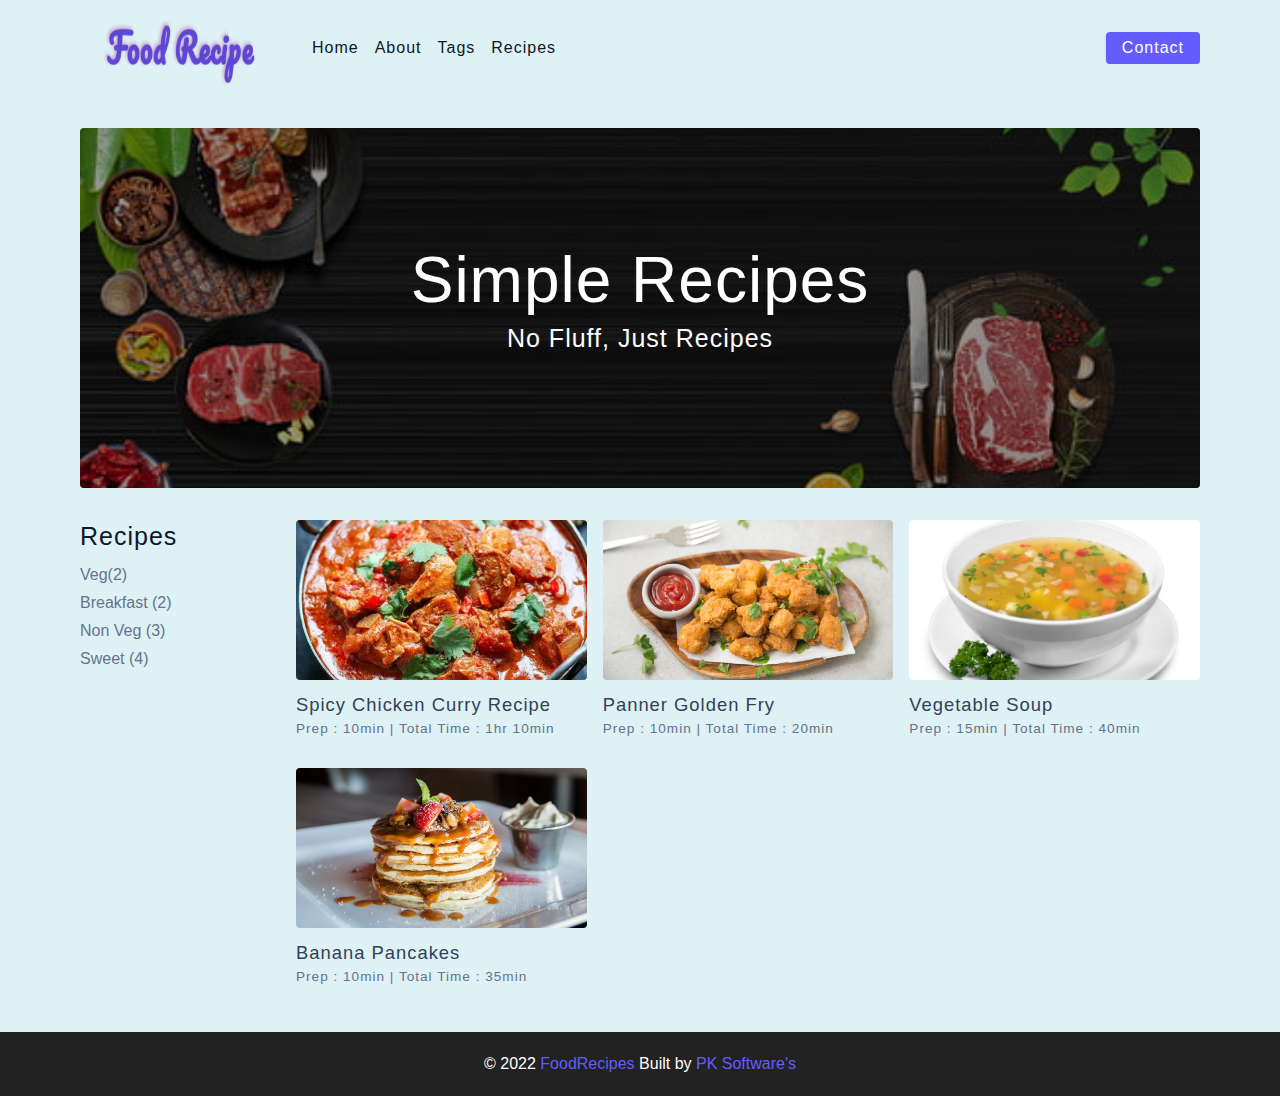
<file: index.html>
<!DOCTYPE html>
<html lang="en">
  <head>
    <meta charset="UTF-8" />
    <meta http-equiv="X-UA-Compatible" content="IE=edge" />
    <meta name="viewport" content="width=device-width, initial-scale=1.0" />
    <title>Food Recipes</title>
    <!-- favicon -->
    <link rel="shortcut icon" href=".\assets\FR.png" type="image/x-icon" />
    <!-- normalize -->
    <link rel="stylesheet" href="./css/normalize.css" />
    <!-- font-awesome -->
    <link
      rel="stylesheet"
      href="https://cdnjs.cloudflare.com/ajax/libs/font-awesome/5.14.0/css/all.min.css"
    />
    <!-- main css -->
    <link rel="stylesheet" href="./css/main.css" />
  </head>
  <body>
    <!-- nav  -->
    <nav class="navbar">
      <div class="nav-center">
        <div class="nav-header">
		  <a href="index.html" class="nav-logo">
            <img src=".\assets\Logo.png" alt="simply recipes" height="100px"/>
          </a>
		  
          <button class="nav-btn btn">
            <i class="fas fa-align-justify"></i>
          </button>
        </div>
        <div class="nav-links">
          <a href="index.html" class="nav-link"> Home </a>
          <a href="about.html" class="nav-link"> About </a>
          <a href="tags.html" class="nav-link"> Tags </a>
          <a href="recipes.html" class="nav-link"> Recipes </a>

          <div class="nav-link contact-link">
            <a href="contact.html" class="btn"> Contact </a>
          </div>
        </div>
      </div>
    </nav>
    <!-- end of nav -->
	
    <!-- main -->
    <main class="page">
      <!-- header -->
      <header class="hero">
        <div class="hero-container">
          <div class="hero-text">
            <h1>Simple recipes</h1>
            <h4>no fluff, just recipes</h4>
          </div>
        </div>
      </header>
      <!-- end of header -->
	   <section class="recipes-container">
        <!-- tag container -->
        <div class="tags-container">
          <h4>recipes</h4>
          <div class="tags-list">
            <a href="tag-template.html">Veg(2)</a>
            <a href="tag-template.html">Breakfast (2)</a>
            <a href="tag-template.html">Non Veg (3)</a>
            <a href="tag-template.html">Sweet (4)</a>
          </div>
        </div>
        <!-- end of tag container -->
        <!-- recipes list -->
        <div class="recipes-list">
          <!-- single recipe -->
          <!-- single recipe -->
          <a href=".\chicken.html" class="recipe">
            <img
              src=".\assets\recipes\spicy_chicken.jpg"
              class="img recipe-img"
              alt=""
            />
            <h5>Spicy Chicken Curry Recipe</h5>
            <p>Prep : 10min | Total Time : 1hr 10min</p>
          </a>
          <!-- end of single recipe -->
          <!-- single recipe -->
		  <a href=".\paneer_gold_fry.html" class="recipe">
            <img
              src=".\assets\recipes\paneer_golden_fry.jpg"
              class="img recipe-img"
              alt="Panner Golden Fry"
            />
            <h5>Panner Golden Fry</h5>
            <p>Prep : 10min | Total Time : 20min</p>
          </a>
          <!-- end of single recipe -->
		  
		  <!-- single recipe -->
          <a href=".\Vegetable_sup.html" class="recipe">
            <img
              src=".\assets\recipes\vegetable_soup.jpg"
              class="img recipe-img"
              alt=""
            />
            <h5>Vegetable Soup</h5>
            <p>Prep : 15min | Total Time : 40min</p>
          </a>
          <!-- end of single recipe -->
          <!-- single recipe -->
          <a href="single-recipe.html" class="recipe">
            <img
              src="./assets/recipes/recipe-4.jpeg"
              class="img recipe-img"
              alt=""
            />
            <h5>Banana Pancakes</h5>
            <p>Prep : 10min | Total Time : 35min</p>
          </a>
          <!-- end of single recipe -->
        </div>
        <!-- end of recipes list -->
      </section>

    </main>
    <!-- end of main -->
  </body>
    <!-- footer -->
    <footer class="page-footer">
      <p>
        &copy; <span >2022</span>
        <span class="footer-logo">FoodRecipes</span> Built by
        <a href="#">PK Software's</a>
      </p>
    </footer>

</html>
</file>
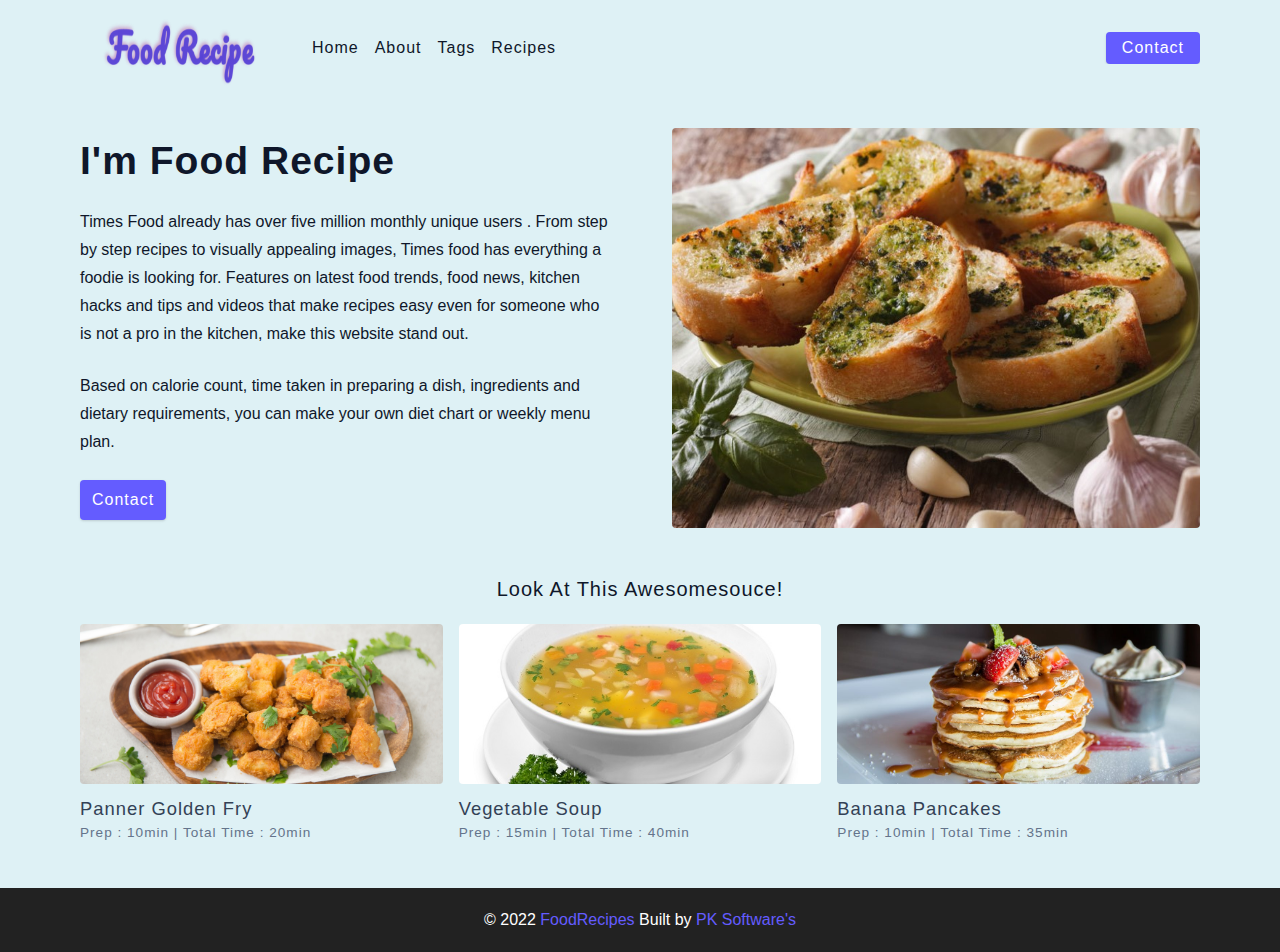
<file: about.html>
<!DOCTYPE html>
<html lang="en">
  <head>
    <meta charset="UTF-8" />
    <meta http-equiv="X-UA-Compatible" content="IE=edge" />
    <meta name="viewport" content="width=device-width, initial-scale=1.0" />
    <title>About</title>
    <!-- favicon -->
    <link rel="shortcut icon" href=".\assets\FR.png" type="image/x-icon" />
    <!-- normalize -->
    <link rel="stylesheet" href="./css/normalize.css" />
    <!-- font-awesome -->
    <link
      rel="stylesheet"
      href="https://cdnjs.cloudflare.com/ajax/libs/font-awesome/5.14.0/css/all.min.css"
    />
    <!-- main css -->
    <link rel="stylesheet" href="./css/main.css" />
  </head>
  <body>
    <!-- nav  -->
    <nav class="navbar">
      <div class="nav-center">
        <div class="nav-header">
          <a href="index.html" class="nav-logo">
            <img src=".\assets\Logo.png" alt="simply recipes" height="100px"/>
          </a>
          <button class="nav-btn btn">
            <i class="fas fa-align-justify"></i>
          </button>
        </div>
        <div class="nav-links">
          <a href="index.html" class="nav-link">  Home </a>
          <a href="about.html" class="nav-link"> About </a>
          <a href="tags.html" class="nav-link"> Tags </a>
          <a href="recipes.html" class="nav-link"> Recipes </a>

          <div class="nav-link contact-link">
            <a href="contact.html" class="btn"> Contact </a>
          </div>
        </div>
      </div>
    </nav>
    <!-- end of nav -->
    <main class="page">
      <section class="about-page">
        <article>
          <h2>I'm Food Recipe </h2>
          <p>
           Times Food already has over five million monthly unique users . From step by step recipes to visually 
		   appealing images, Times food has everything a foodie is looking for. 
		   Features on latest food trends, food news, kitchen hacks and tips and videos that make recipes easy even for 
		   someone who is not a pro in the kitchen, make this website stand out. 
		   
          </p>
          <p>
            Based on calorie count, time taken in preparing a dish, ingredients and dietary requirements, 
		   you can make your own diet chart or weekly menu plan.
          </p>
          <a href="contact.html" class="btn"> Contact </a>
        </article>
        <!-- needs fixes -->
        <img
          src="./assets/about.jpeg"
          alt="Person Pouring Salt in Bowl"
          class="img about-img"
        />
      </section>
      <section class="featured-recipes">
        <h5 class="featured-title">Look At This Awesomesouce!</h5>
        <div class="recipes-list">
          <!-- single recipe -->
		  <a href=".\paneer_gold_fry.html" class="recipe">
            <img
              src=".\assets\recipes\paneer_golden_fry.jpg"
              class="img recipe-img"
              alt="Panner Golden Fry"
            />
            <h5>Panner Golden Fry</h5>
            <p>Prep : 10min | Total Time : 20min</p>
          </a>
          <!-- end of single recipe -->
		  
		  <!-- single recipe -->
          <a href=".\Vegetable_sup.html" class="recipe">
            <img
              src=".\assets\recipes\vegetable_soup.jpg"
              class="img recipe-img"
              alt=""
            />
            <h5>Vegetable Soup</h5>
            <p>Prep : 15min | Total Time : 40min</p>
          </a>
          <!-- end of single recipe -->
          <!-- single recipe -->
          <a href="single-recipe.html" class="recipe">
            <img
              src="./assets/recipes/recipe-4.jpeg"
              class="img recipe-img"
              alt=""
            />
            <h5>Banana Pancakes</h5>
            <p>Prep : 10min | Total Time : 35min</p>
          </a>
          <!-- end of single recipe -->
        </div>
      </section>
    </main>
    <!-- footer -->
    <footer class="page-footer">
      <p>
        &copy; <span >2022</span>
        <span class="footer-logo">FoodRecipes</span> Built by
        <a href="#">PK Software's</a>
      </p>
    </footer>
  </body>
</html>
</file>
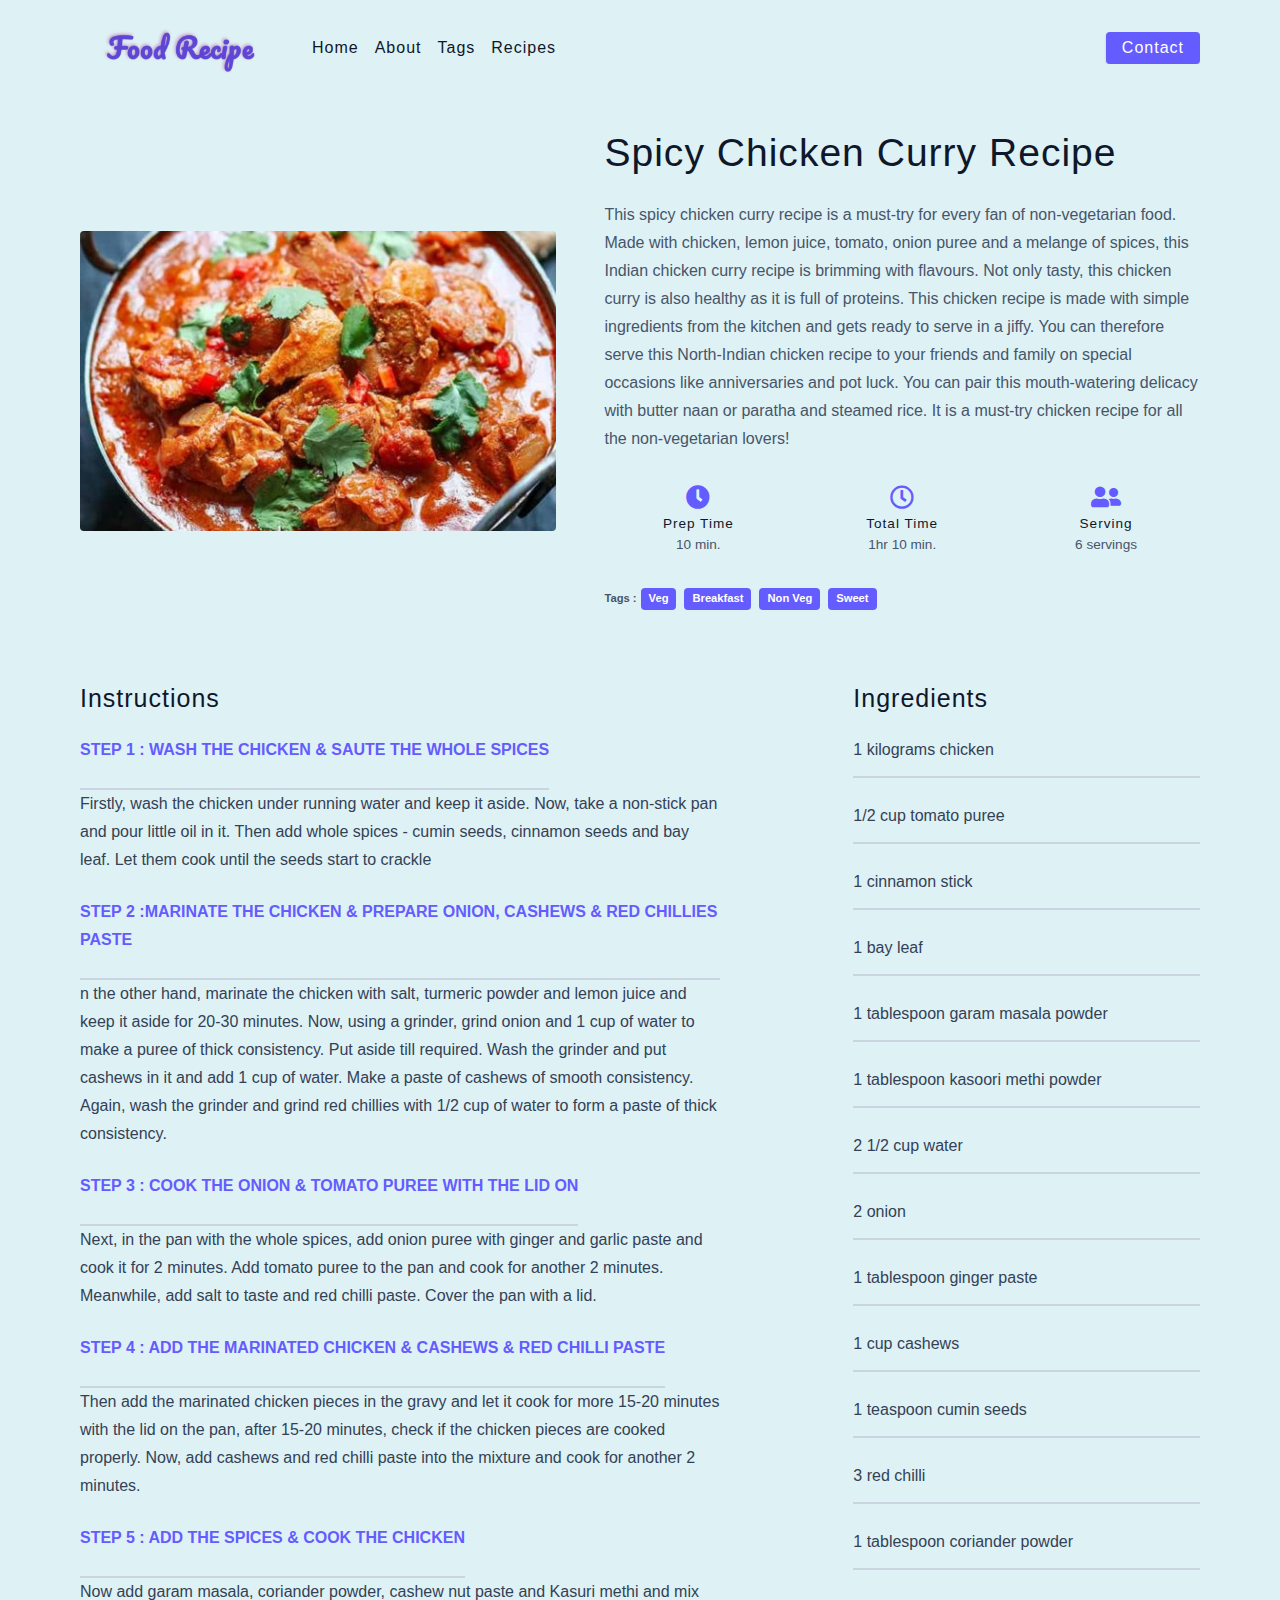
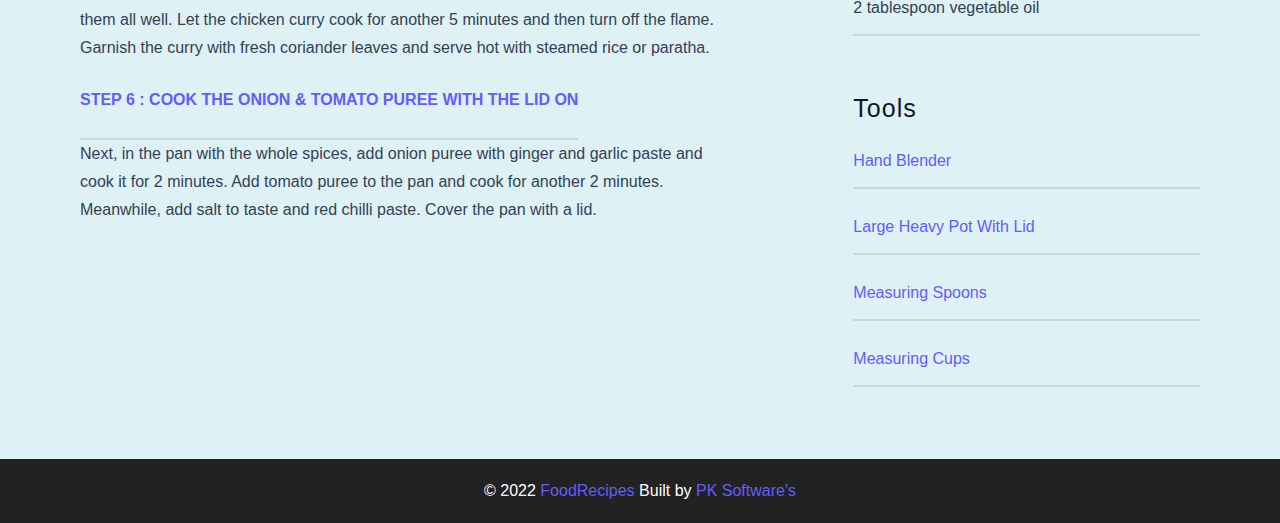
<file: chicken.html>
<!DOCTYPE html>
<html lang="en">
  <head>
    <meta charset="UTF-8" />
    <meta http-equiv="X-UA-Compatible" content="IE=edge" />
    <meta name="viewport" content="width=device-width, initial-scale=1.0" />
    <title>Single Recipe</title>
    <!-- favicon -->
    <link rel="shortcut icon" href="./assets/favicon.ico" type="image/x-icon" />
    <!-- normalize -->
    <link rel="stylesheet" href="./css/normalize.css" />
    <!-- font-awesome -->
    <link
      rel="stylesheet"
      href="https://cdnjs.cloudflare.com/ajax/libs/font-awesome/5.14.0/css/all.min.css"
    />
    <!-- main css -->
    <link rel="stylesheet" href="./css/main.css" />
  </head>
  <body>
    <!-- nav  -->
    <nav class="navbar">
      <div class="nav-center">
        <div class="nav-header">
          <a href="index.html" class="nav-logo">
            <img src=".\assets\Logo.png" alt="simply recipes" />
          </a>
          <button class="nav-btn btn">
            <i class="fas fa-align-justify"></i>
          </button>
        </div>
       <div class="nav-links">
          <a href="index.html" class="nav-link"> Home </a>
          <a href="about.html" class="nav-link"> About </a>
          <a href="tags.html" class="nav-link"> Tags </a>
          <a href="recipes.html" class="nav-link"> Recipes </a>

          <div class="nav-link contact-link">
            <a href="contact.html" class="btn"> Contact </a>
          </div>
        </div>
      </div>
    </nav>
    <!-- end of nav -->
    <main class="page">
      <div class="recipe-page">
        <section class="recipe-hero">
          <img
            src=".\assets\recipes\spicy_chicken.jpg"
            class="img recipe-hero-img"
          />
          <article class="recipe-info">
            <h2>Spicy Chicken Curry Recipe</h2>
            <p>
              This spicy chicken curry recipe is a must-try for every fan of non-vegetarian food. Made with chicken, 
			  lemon juice, tomato, onion puree and a melange of spices, this Indian chicken curry recipe is brimming 
			  with flavours. Not only tasty, this chicken curry is also healthy as it is full of proteins. 
			  This chicken recipe is made with simple ingredients from the kitchen and gets ready to serve in a jiffy.
			  You can therefore serve this North-Indian chicken recipe to your friends and family on special occasions 
			  like anniversaries and pot luck. You can pair this mouth-watering delicacy with butter naan or paratha 
			  and steamed rice. It is a must-try chicken recipe for all the non-vegetarian lovers!
            </p>
            <div class="recipe-icons">
              <article>
                <i class="fas fa-clock"></i>
                <h5>prep time</h5>
                <p>10 min.</p>
              </article>
              <article>
                <i class="far fa-clock"></i>
                <h5>Total time</h5>
                <p>1hr 10 min.</p>
              </article>
              <article>
                <i class="fas fa-user-friends"></i>
                <h5>serving</h5>
                <p>6 servings</p>
              </article>
            </div>
            <p class="recipe-tags">
              Tags : 
			<a href="tag-template.html">Veg </a>
            <a href="tag-template.html">Breakfast </a>
            <a href="tag-template.html">Non Veg </a>
            <a href="tag-template.html">Sweet </a>
            </p>
          </article>
        </section>
        <!-- content -->
        <section class="recipe-content">
          <article>
            <h4>instructions</h4>
            <!-- single instruction -->
            <div class="single-instruction">
              <header>
                <p>step 1 <b> : Wash the chicken & saute the whole spices </b> </p> <br>
				<div> </div>
              </header>
              <p>
               Firstly, wash the chicken under running water and keep it aside. Now, 
			   take a non-stick pan and pour little oil in it. Then add whole spices - cumin seeds, 
			   cinnamon seeds and bay leaf. Let them cook until the seeds start to crackle
              </p>
            </div>
            <!-- end of single instruction -->
            <!-- single instruction -->
            <div class="single-instruction">
              <header>
               <p>step 2 <b> :Marinate the chicken & prepare onion, cashews & red chillies paste </b> </p> <br>
                <div></div>
              </header>
              <p>
                n the other hand, marinate the chicken with salt, turmeric powder and lemon juice and keep 
				it aside for 20-30 minutes. Now, using a grinder, grind onion and 1 cup of water to make a puree 
				of thick consistency. Put aside till required. Wash the grinder and put cashews in it and add 1 cup 
				of water. Make a paste of cashews of smooth consistency. Again, wash the grinder and grind red chillies
				with 1/2 cup of water to form a paste of thick consistency.
              </p>
            </div>
            <!-- end of single instruction -->
            <!-- single instruction -->
            <div class="single-instruction">
              <header>
                <p>step 3<b> : Cook the onion & tomato puree with the lid on </b> </p> <br>
                <div></div>
              </header>
              <p>
                Next, in the pan with the whole spices, add onion puree with ginger and garlic paste and cook it 
				for 2 minutes. Add tomato puree to the pan and cook for another 2 minutes. Meanwhile, add salt to 
				taste and red chilli paste. Cover the pan with a lid.
              </p>
            </div>
			
            <!-- end of single instruction -->
			<!-- single instruction -->
            <div class="single-instruction">
              <header>
                <p>step 4 <b> : Add the marinated chicken & cashews & red chilli paste </b> </p> <br>
                <div></div>
              </header>
              <p>
                Then add the marinated chicken pieces in the gravy and let it cook for more 15-20 minutes with the lid 
				on the pan, after 15-20 minutes, check if the chicken pieces are cooked properly. Now, add cashews and 
				red chilli paste into the mixture and cook for another 2 minutes.
              </p>
            </div>
			
            <!-- end of single instruction -->
			<!-- single instruction -->
            <div class="single-instruction">
              <header>
                <p>step 5 <b> : Add the spices & cook the chicken </b> </p> <br>
                <div></div>
              </header>
              <p>
                Now add garam masala, coriander powder, cashew nut paste and Kasuri methi and mix them all well. 
				Let the chicken curry cook for another 5 minutes and then turn off the flame. Garnish the curry 
				with fresh coriander leaves and serve hot with steamed rice or paratha.
              </p>
            </div>
			
            <!-- end of single instruction -->
			<!-- single instruction -->
            <div class="single-instruction">
              <header>
                <p>step 6 <b> : Cook the onion & tomato puree with the lid on </b> </p> <br>
                <div></div>
              </header>
              <p>
                Next, in the pan with the whole spices, add onion puree with ginger and garlic paste and cook it 
				for 2 minutes. Add tomato puree to the pan and cook for another 2 minutes. Meanwhile, add salt to 
				taste and red chilli paste. Cover the pan with a lid.
              </p>
            </div>
			
            <!-- end of single instruction -->
          </article>
          <article class="second-column">
            <div>
              <h4>ingredients</h4>
              <p class="single-ingredient"> 1 kilograms chicken</p>
              <p class="single-ingredient">1/2 cup tomato puree</p>
              <p class="single-ingredient">1 cinnamon stick</p>
			  <p class="single-ingredient">1 bay leaf</p>
			  <p class="single-ingredient">1 tablespoon garam masala powder</p>
			  <p class="single-ingredient">1 tablespoon kasoori methi powder</p>
			  <p class="single-ingredient">2 1/2 cup water</p>
			  <p class="single-ingredient">2 onion</p>
			  <p class="single-ingredient">1 tablespoon ginger paste</p>
			  <p class="single-ingredient">1 cup cashews</p>
			  <p class="single-ingredient">1 teaspoon cumin seeds</p>
			  <p class="single-ingredient">3 red chilli</p>
			  <p class="single-ingredient">1 tablespoon coriander powder</p>
			  <p class="single-ingredient">2 tablespoon vegetable oil</p>


            </div>
            <div>
              <h4>tools</h4>
              <p class="single-tool">Hand Blender</p>
              <p class="single-tool">Large Heavy Pot With Lid</p>
              <p class="single-tool">Measuring Spoons</p>
              <p class="single-tool">Measuring Cups</p>
            </div>
          </article>
        </section>
      </div>
    </main>
    <!-- footer -->
    <footer class="page-footer">
      <p>
        &copy; <span >2022</span>
        <span class="footer-logo">FoodRecipes</span> Built by
        <a href="#">PK Software's</a>
      </p>
    </footer>
  </body>
</html>

<!--

-->
</file>
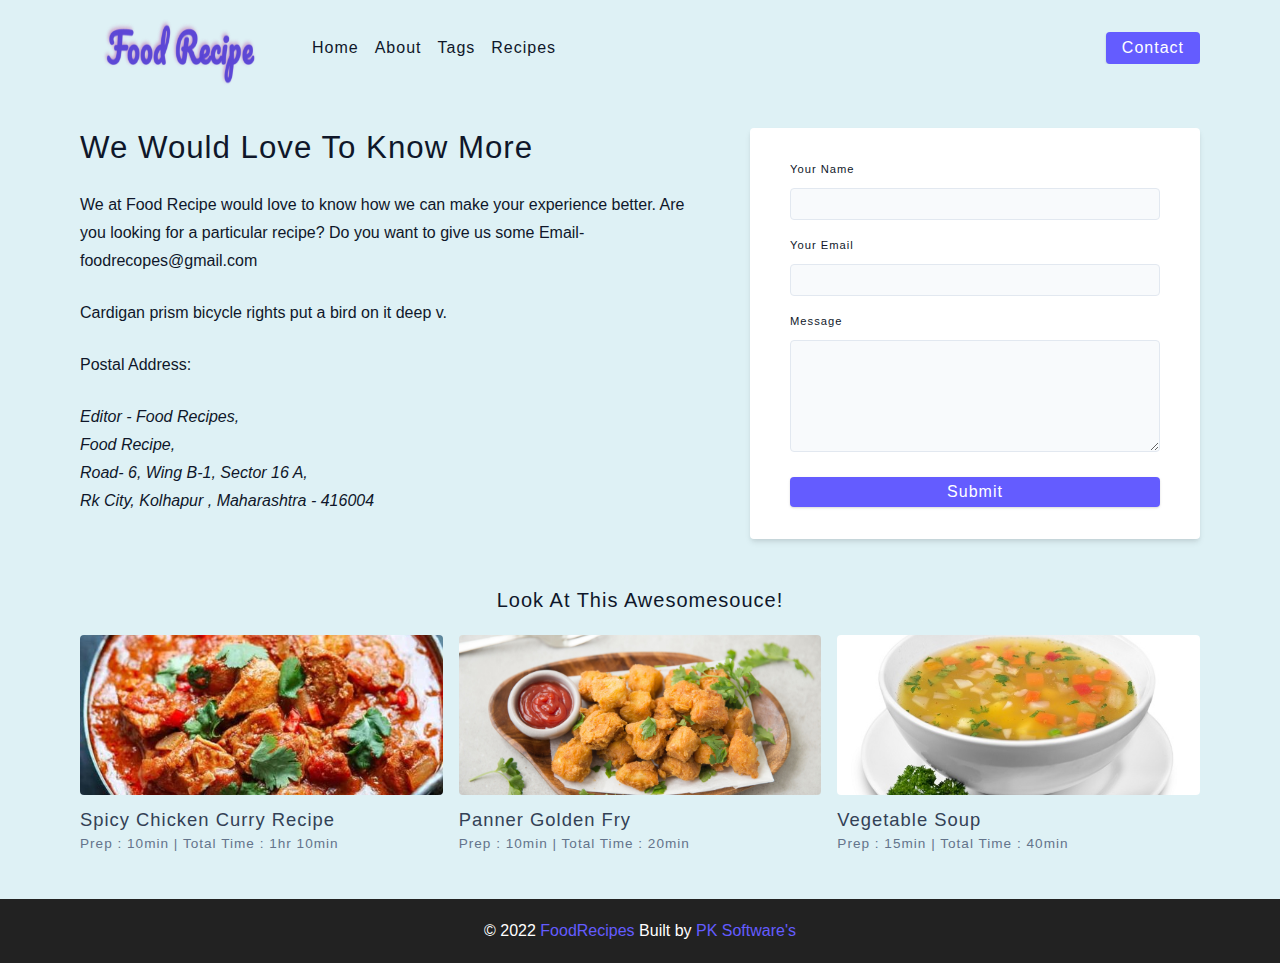
<file: contact.html>
<!DOCTYPE html>
<html lang="en">
  <head>
    <meta charset="UTF-8" />
    <meta http-equiv="X-UA-Compatible" content="IE=edge" />
    <meta name="viewport" content="width=device-width, initial-scale=1.0" />
    <title>Contact</title>
    <!-- favicon -->
    <link rel="shortcut icon" href=".\assets\FR.png" type="image/x-icon" />
    <!-- normalize -->
    <link rel="stylesheet" href="./css/normalize.css" />
    <!-- font-awesome -->
    <link
      rel="stylesheet"
      href="https://cdnjs.cloudflare.com/ajax/libs/font-awesome/5.14.0/css/all.min.css"
    />
    <!-- main css -->
    <link rel="stylesheet" href="./css/main.css" />
  </head>
  <body>
    <!-- nav  -->
    <nav class="navbar">
      <div class="nav-center">
        <div class="nav-header">
          <a href="index.html" class="nav-logo">
             <img src=".\assets\Logo.png" alt="simply recipes" height="100px"/>
          </a>
          <button class="nav-btn btn">
            <i class="fas fa-align-justify"></i>
          </button>
        </div>
        <div class="nav-links">
          <a href="index.html" class="nav-link"> Home </a>
          <a href="about.html" class="nav-link"> About </a>
          <a href="tags.html" class="nav-link"> Tags </a>
          <a href="recipes.html" class="nav-link"> Recipes </a>

          <div class="nav-link contact-link">
            <a href="contact.html" class="btn"> Contact </a>
          </div>
        </div>
      </div>
    </nav>
    <!-- end of nav -->
    <main class="page">
     <section class="contact-container">
          <article class="contact-info">
		  
            <h3>We would love to know more</h3>
            <p>
              We at Food Recipe would love to know how we can make your experience better.
			  Are you looking for a particular recipe? 
			  Do you want to give us some Email- foodrecopes@gmail.com
            </p>
			
            <p>
				Cardigan prism bicycle rights put a bird on it deep v.
			</p>
            <p>
              Postal Address:
				<address>
					Editor - Food Recipes,<br>
					Food Recipe,<br>
					Road- 6, Wing B-1, Sector 16 A,<br>
					Rk City, Kolhapur , Maharashtra - 416004<br>
				</address>
				
            </p>
          </article>
          <article>
            <form class="form contact-form">
              <div class="form-row">
                <label html="name" class="form-label">your name</label>
                <input type="text" name="name" id="name" class="form-input" />
              </div>
              <div class="form-row">
                <label html="email" class="form-label">your email</label>
                <input type="text" name="email" id="email" class="form-input" />
              </div>
              <div class="form-row">
                <label html="message" class="form-label">message</label>
                <textarea name="message" id="message" class="form-textarea"></textarea>
              </div>
              <button type="submit" class="btn btn-block">
                submit
              </button>
            </form>
          </article>
        </section>
     <!-- featured recipes -->
       <section class="featured-recipes">
        <h5 class="featured-title">Look At This Awesomesouce!</h5>
        <div class="recipes-list">
         <!-- single recipe -->
          <a href=".\chicken.html" class="recipe">
            <img
              src=".\assets\recipes\spicy_chicken.jpg"
              class="img recipe-img"
              alt=""
            />
            <h5>Spicy Chicken Curry Recipe</h5>
            <p>Prep : 10min | Total Time : 1hr 10min</p>
          </a>
          <!-- end of single recipe -->
          <!-- single recipe -->
		  <a href=".\paneer_gold_fry.html" class="recipe">
            <img
              src=".\assets\recipes\paneer_golden_fry.jpg"
              class="img recipe-img"
              alt="Panner Golden Fry"
            />
            <h5>Panner Golden Fry</h5>
            <p>Prep : 10min | Total Time : 20min</p>
          </a>
          <!-- end of single recipe -->
		  
		  <!-- single recipe -->
          <a href=".\Vegetable_sup.html" class="recipe">
            <img
              src=".\assets\recipes\vegetable_soup.jpg"
              class="img recipe-img"
              alt=""
            />
            <h5>Vegetable Soup</h5>
            <p>Prep : 15min | Total Time : 40min</p>
          </a>
          <!-- end of single recipe -->
        </div>
      </section>
    </main>
    <!-- footer -->
    <footer class="page-footer">
      <p>
        &copy; <span >2022</span>
        <span class="footer-logo">FoodRecipes</span> Built by
        <a href="#">PK Software's</a>
      </p>
    </footer>
  </body>
</html>
</file>
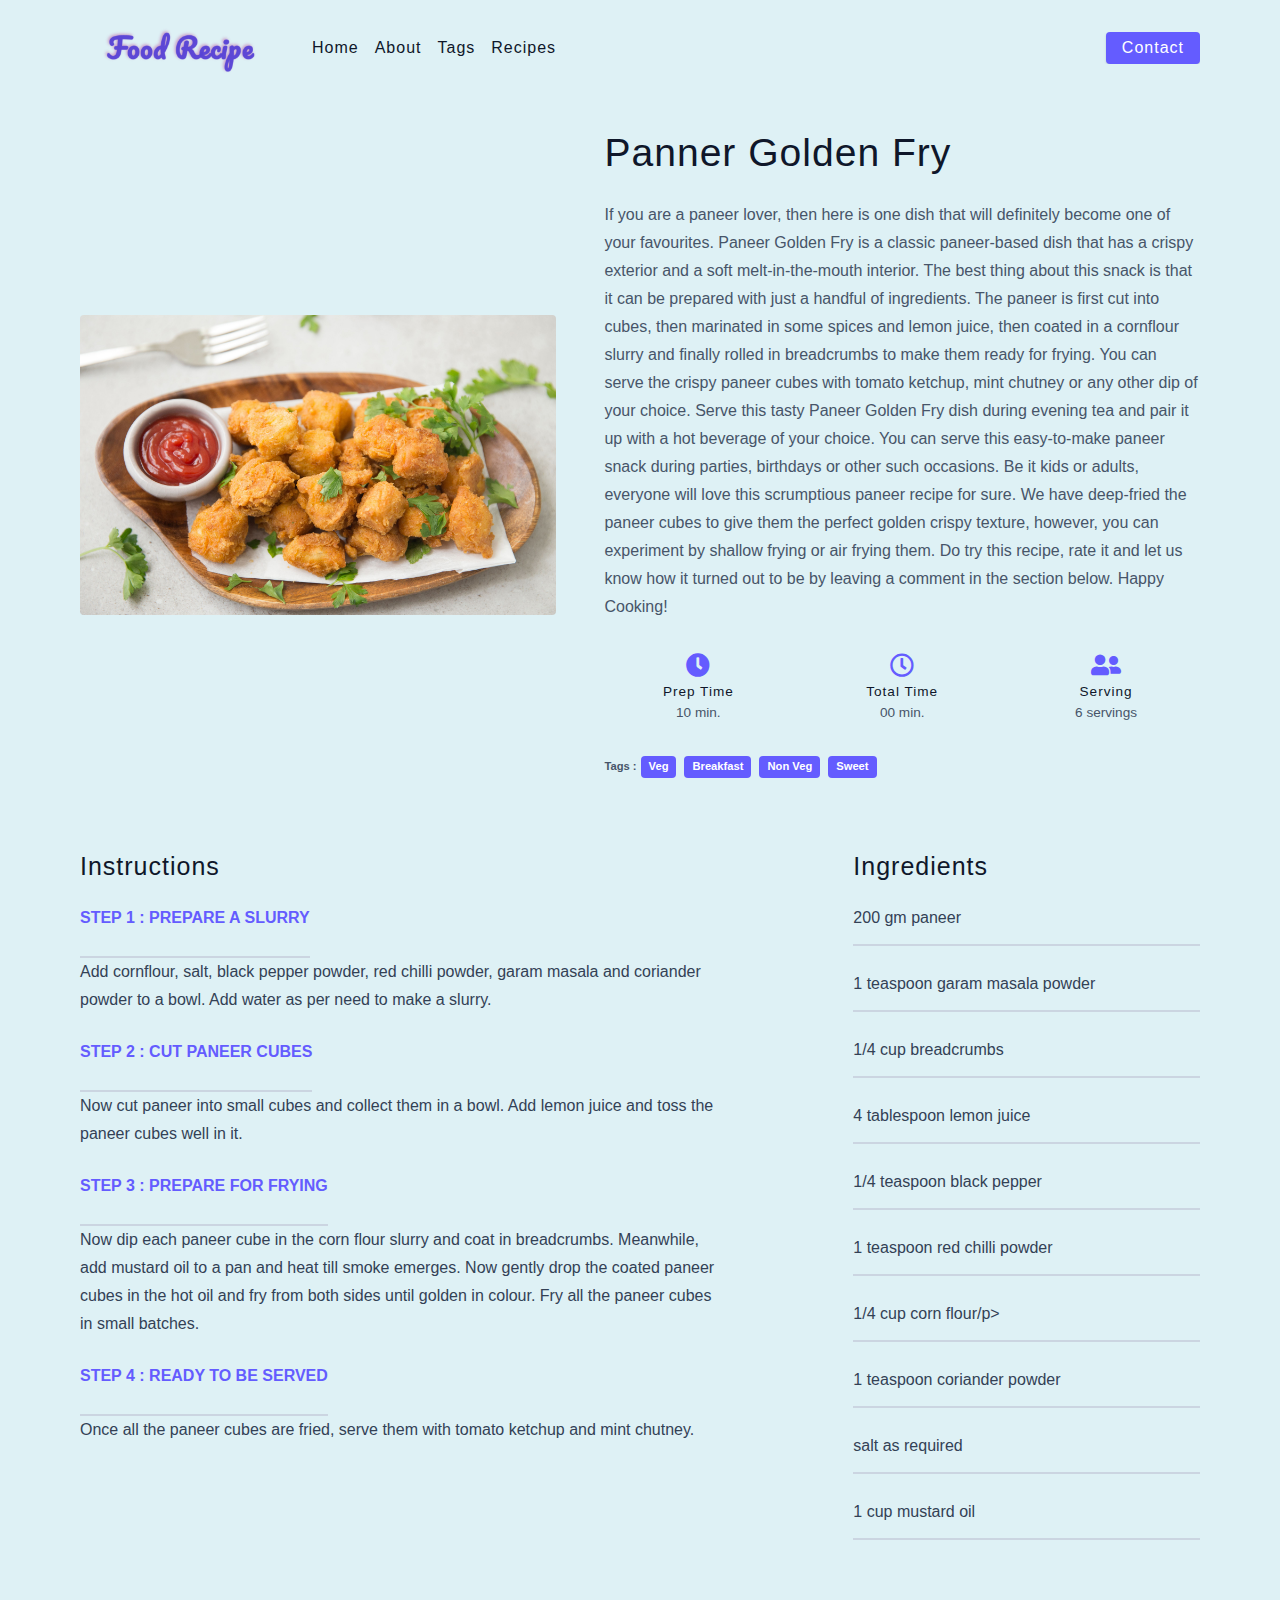
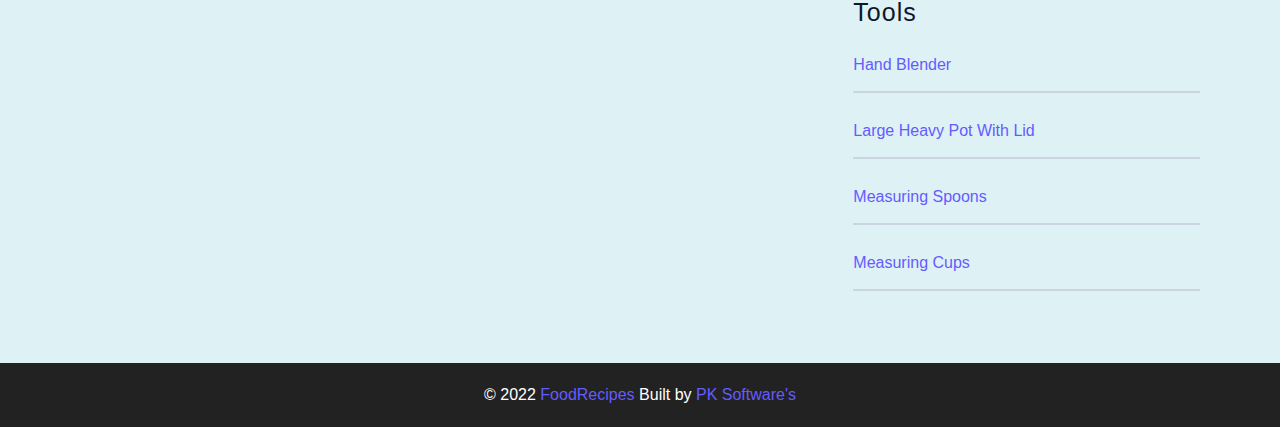
<file: paneer_gold_fry.html>
<!DOCTYPE html>
<html lang="en">
  <head>
    <meta charset="UTF-8" />
    <meta http-equiv="X-UA-Compatible" content="IE=edge" />
    <meta name="viewport" content="width=device-width, initial-scale=1.0" />
    <title>Single Recipe</title>
    <!-- favicon -->
    <link rel="shortcut icon" href="./assets/favicon.ico" type="image/x-icon" />
    <!-- normalize -->
    <link rel="stylesheet" href="./css/normalize.css" />
    <!-- font-awesome -->
    <link
      rel="stylesheet"
      href="https://cdnjs.cloudflare.com/ajax/libs/font-awesome/5.14.0/css/all.min.css"
    />
    <!-- main css -->
    <link rel="stylesheet" href="./css/main.css" />
  </head>
  <body>
    <!-- nav  -->
    <nav class="navbar">
      <div class="nav-center">
        <div class="nav-header">
          <a href="index.html" class="nav-logo">
            <img src=".\assets\Logo.png" alt="simply recipes" />
          </a>
          <button class="nav-btn btn">
            <i class="fas fa-align-justify"></i>
          </button>
        </div>
       <div class="nav-links">
          <a href="index.html" class="nav-link"> Home </a>
          <a href="about.html" class="nav-link"> About </a>
          <a href="tags.html" class="nav-link"> Tags </a>
          <a href="recipes.html" class="nav-link"> Recipes </a>

          <div class="nav-link contact-link">
            <a href="contact.html" class="btn"> Contact </a>
          </div>
        </div>
      </div>
    </nav>
    <!-- end of nav -->
    <main class="page">
      <div class="recipe-page">
        <section class="recipe-hero">
          <img
            src=".\assets\recipes\paneer_golden_fry.jpg"
            class="img recipe-hero-img"
          />
          <article class="recipe-info">
            <h2>Panner Golden Fry</h2>
            <p>
              If you are a paneer lover, then here is one dish that will definitely become one of your favourites. 
			  Paneer Golden Fry is a classic paneer-based dish that has a crispy exterior and a soft melt-in-the-mouth
			  interior. The best thing about this snack is that it can be prepared with just a handful of ingredients. 
			  The paneer is first cut into cubes, then marinated in some spices and lemon juice, then coated in a 
			  cornflour slurry and finally rolled in breadcrumbs to make them ready for frying. You can serve the 
			  crispy paneer cubes with tomato ketchup, mint chutney or any other dip of your choice. 
			  Serve this tasty Paneer Golden Fry dish during evening tea and pair it up with a hot beverage of your 
			  choice. You can serve this easy-to-make paneer snack during parties, birthdays or other such occasions. 
			  Be it kids or adults, everyone will love this scrumptious paneer recipe for sure. We have deep-fried the 
			  paneer cubes to give them the perfect golden crispy texture, however, you can experiment by shallow 
			  frying or air frying them. Do try this recipe, rate it and let us know how it turned out to be by leaving
			  a comment in the section below. Happy Cooking!
            </p>
            <div class="recipe-icons">
              <article>
                <i class="fas fa-clock"></i>
                <h5>prep time</h5>
                <p>10 min.</p>
              </article>
              <article>
                <i class="far fa-clock"></i>
                <h5>Total time</h5>
                <p>00 min.</p>
              </article>
              <article>
                <i class="fas fa-user-friends"></i>
                <h5>serving</h5>
                <p>6 servings</p>
              </article>
            </div>
            <p class="recipe-tags">
              Tags : 
			<a href="tag-template.html">Veg </a>
            <a href="tag-template.html">Breakfast </a>
            <a href="tag-template.html">Non Veg </a>
            <a href="tag-template.html">Sweet </a>
            </p>
          </article>
        </section>
        <!-- content -->
        <section class="recipe-content">
          <article>
            <h4>instructions</h4>
            <!-- single instruction -->
            <div class="single-instruction">
              <header>
                <p>step 1 <b> : Prepare a slurry </b> </p> <br>
				<div> </div>
              </header>
              <p>
              Add cornflour, salt, black pepper powder, red chilli powder, garam masala and coriander powder to a bowl.
			  Add water as per need to make a slurry.
              </p>
            </div>
            <!-- end of single instruction -->
            <!-- single instruction -->
            <div class="single-instruction">
              <header>
               <p>step 2 <b> : Cut paneer cubes </b> </p> <br>
                <div></div>
              </header>
              <p>
			  Now cut paneer into small cubes and collect them in a bowl. Add lemon juice and toss the paneer cubes well in it.
              </p>
            </div>
            <!-- end of single instruction -->
            <!-- single instruction -->
            <div class="single-instruction">
              <header>
                <p>step 3<b> : Prepare for frying </b> </p> <br>
                <div></div>
              </header>
              <p>
			 Now dip each paneer cube in the corn flour slurry and coat in breadcrumbs. 
			 Meanwhile, add mustard oil to a pan and heat till smoke emerges. 
			 Now gently drop the coated paneer cubes in the hot oil and fry from both sides until golden in colour. 
			 Fry all the paneer cubes in small batches.
              </p>
            </div>
			
            <!-- end of single instruction -->
			<!-- single instruction -->
            <div class="single-instruction">
              <header>
                <p>step 4 <b> : Ready to be served </b> </p> <br>
                <div></div>
              </header>
              <p>
                Once all the paneer cubes are fried, serve them with tomato ketchup and mint chutney.
              </p>
            </div>
            <!-- end of single instruction -->
			
          </article>
          <article class="second-column">
            <div>
              <h4>ingredients</h4>
              <p class="single-ingredient"> 200 gm paneer</p>
              <p class="single-ingredient">1 teaspoon garam masala powder</p>
              <p class="single-ingredient">1/4 cup breadcrumbs</p>
			  <p class="single-ingredient">4 tablespoon lemon juice</p>
			  <p class="single-ingredient">1/4 teaspoon black pepper</p>
			  <p class="single-ingredient">1 teaspoon red chilli powder</p>
			  <p class="single-ingredient">1/4 cup corn flour/p>
			  <p class="single-ingredient">1 teaspoon coriander powder</p>
			  <p class="single-ingredient">salt as required</p>
			  <p class="single-ingredient">1 cup mustard oil</p>
			 
            </div>
            <div>
              <h4>tools</h4>
              <p class="single-tool">Hand Blender</p>
              <p class="single-tool">Large Heavy Pot With Lid</p>
              <p class="single-tool">Measuring Spoons</p>
              <p class="single-tool">Measuring Cups</p>
            </div>
          </article>
        </section>
      </div>
    </main>
    <!-- footer -->
    <footer class="page-footer">
      <p>
        &copy; <span >2022</span>
        <span class="footer-logo">FoodRecipes</span> Built by
        <a href="#">PK Software's</a>
      </p>
    </footer>
    
  </body>
</html>
</file>
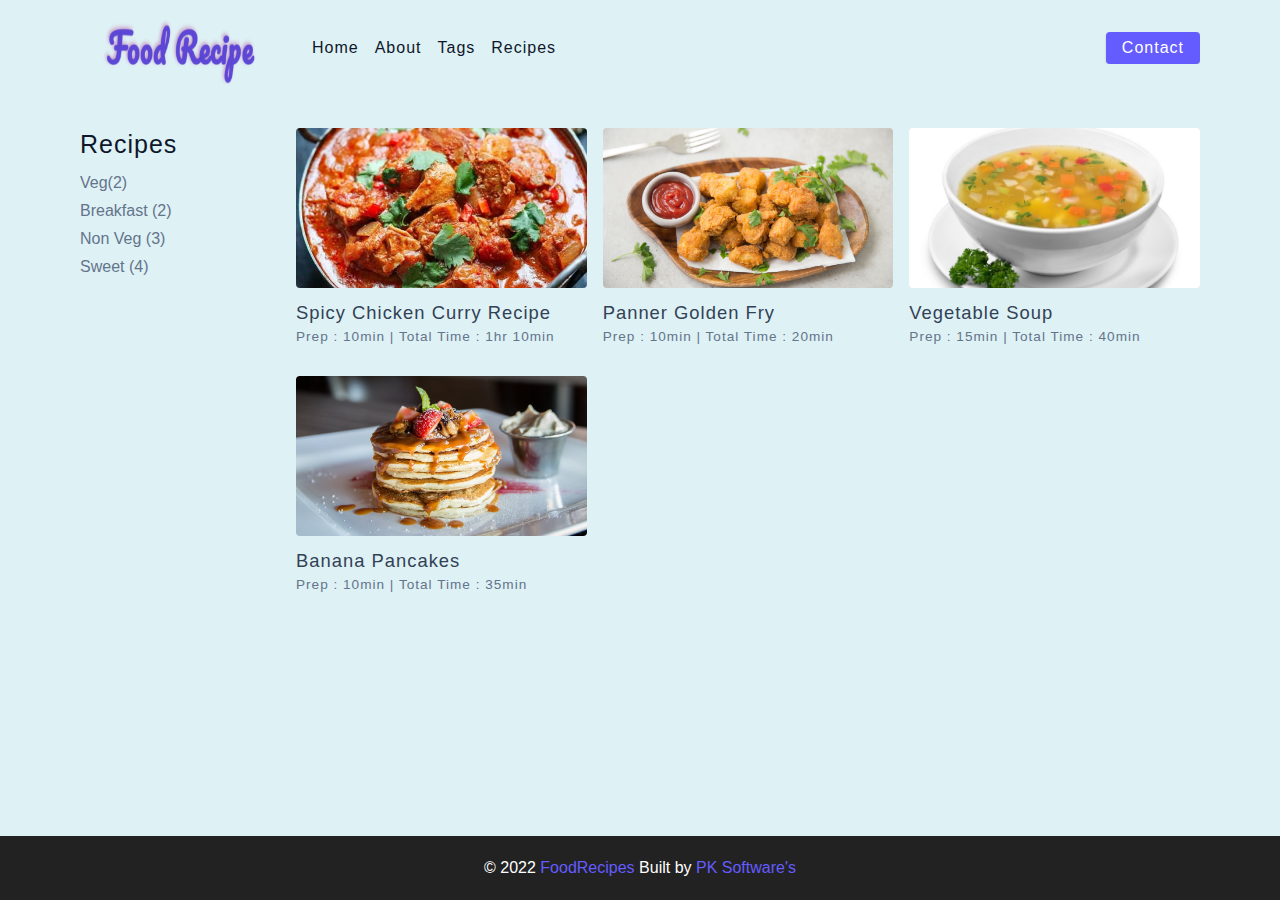
<file: recipes.html>
<!DOCTYPE html>
<html lang="en">
  <head>
    <meta charset="UTF-8" />
    <meta http-equiv="X-UA-Compatible" content="IE=edge" />
    <meta name="viewport" content="width=device-width, initial-scale=1.0" />
    <title>Recipes</title>
    <!-- favicon -->
    <link rel="shortcut icon" href=".\assets\FR.png" type="image/x-icon" />
    <!-- normalize -->
    <link rel="stylesheet" href="./css/normalize.css" />
    <!-- font-awesome -->
    <link
      rel="stylesheet"
      href="https://cdnjs.cloudflare.com/ajax/libs/font-awesome/5.14.0/css/all.min.css"
    />
    <!-- main css -->
    <link rel="stylesheet" href="./css/main.css" />
  </head>
  <body>
    <!-- nav  -->
    <nav class="navbar">
      <div class="nav-center">
        <div class="nav-header">
          <a href="index.html" class="nav-logo">
            <img src=".\assets\Logo.png" alt="simply recipes" height="100px"/>
          </a>
          <button class="nav-btn btn">
            <i class="fas fa-align-justify"></i>
          </button>
        </div>
        <div class="nav-links">
          <a href="index.html" class="nav-link"> Home </a>
          <a href="about.html" class="nav-link"> About </a>
          <a href="tags.html" class="nav-link"> Tags </a>
          <a href="recipes.html" class="nav-link"> Recipes </a>

          <div class="nav-link contact-link">
            <a href="contact.html" class="btn"> Contact </a>
          </div>
        </div>
      </div>
    </nav>
    <!-- end of nav -->
    <!-- main -->
    <main class="page">
      <section class="recipes-container">
        <!-- tag container -->
        <div class="tags-container">
          <h4>recipes</h4>
          <div class="tags-list">
            <a href="tag-template.html">Veg(2)</a>
            <a href="tag-template.html">Breakfast (2)</a>
            <a href="tag-template.html">Non Veg (3)</a>
            <a href="tag-template.html">Sweet (4)</a>
          </div>
        </div>
        <!-- end of tag container -->
        <!-- recipes list -->
        <div class="recipes-list">
          <!-- single recipe -->
          <a href=".\chicken.html" class="recipe">
            <img
              src=".\assets\recipes\spicy_chicken.jpg"
              class="img recipe-img"
              alt=""
            />
            <h5>Spicy Chicken Curry Recipe</h5>
            <p>Prep : 10min | Total Time : 1hr 10min</p>
          </a>
          <!-- end of single recipe -->
          <!-- single recipe -->
		  <a href=".\paneer_gold_fry.html" class="recipe">
            <img
              src=".\assets\recipes\paneer_golden_fry.jpg"
              class="img recipe-img"
              alt="Panner Golden Fry"
            />
            <h5>Panner Golden Fry</h5>
            <p>Prep : 10min | Total Time : 20min</p>
          </a>
          <!-- end of single recipe -->
		  
		  <!-- single recipe -->
          <a href=".\Vegetable_sup.html" class="recipe">
            <img
              src=".\assets\recipes\vegetable_soup.jpg"
              class="img recipe-img"
              alt=""
            />
            <h5>Vegetable Soup</h5>
            <p>Prep : 15min | Total Time : 40min</p>
          </a>
          <!-- end of single recipe -->
          <!-- single recipe -->
          <a href="single-recipe.html" class="recipe">
            <img
              src="./assets/recipes/recipe-4.jpeg"
              class="img recipe-img"
              alt=""
            />
            <h5>Banana Pancakes</h5>
            <p>Prep : 10min | Total Time : 35min</p>
          </a>
          <!-- end of single recipe -->
		  
        </div>
      </section>
    </main>
    <!-- end of main -->
    <!-- footer -->
    <footer class="page-footer">
      <p>
        &copy; <span >2022</span>
        <span class="footer-logo">FoodRecipes</span> Built by
        <a href="#">PK Software's</a>
      </p>
    </footer>
    
  </body>
</html>
</file>
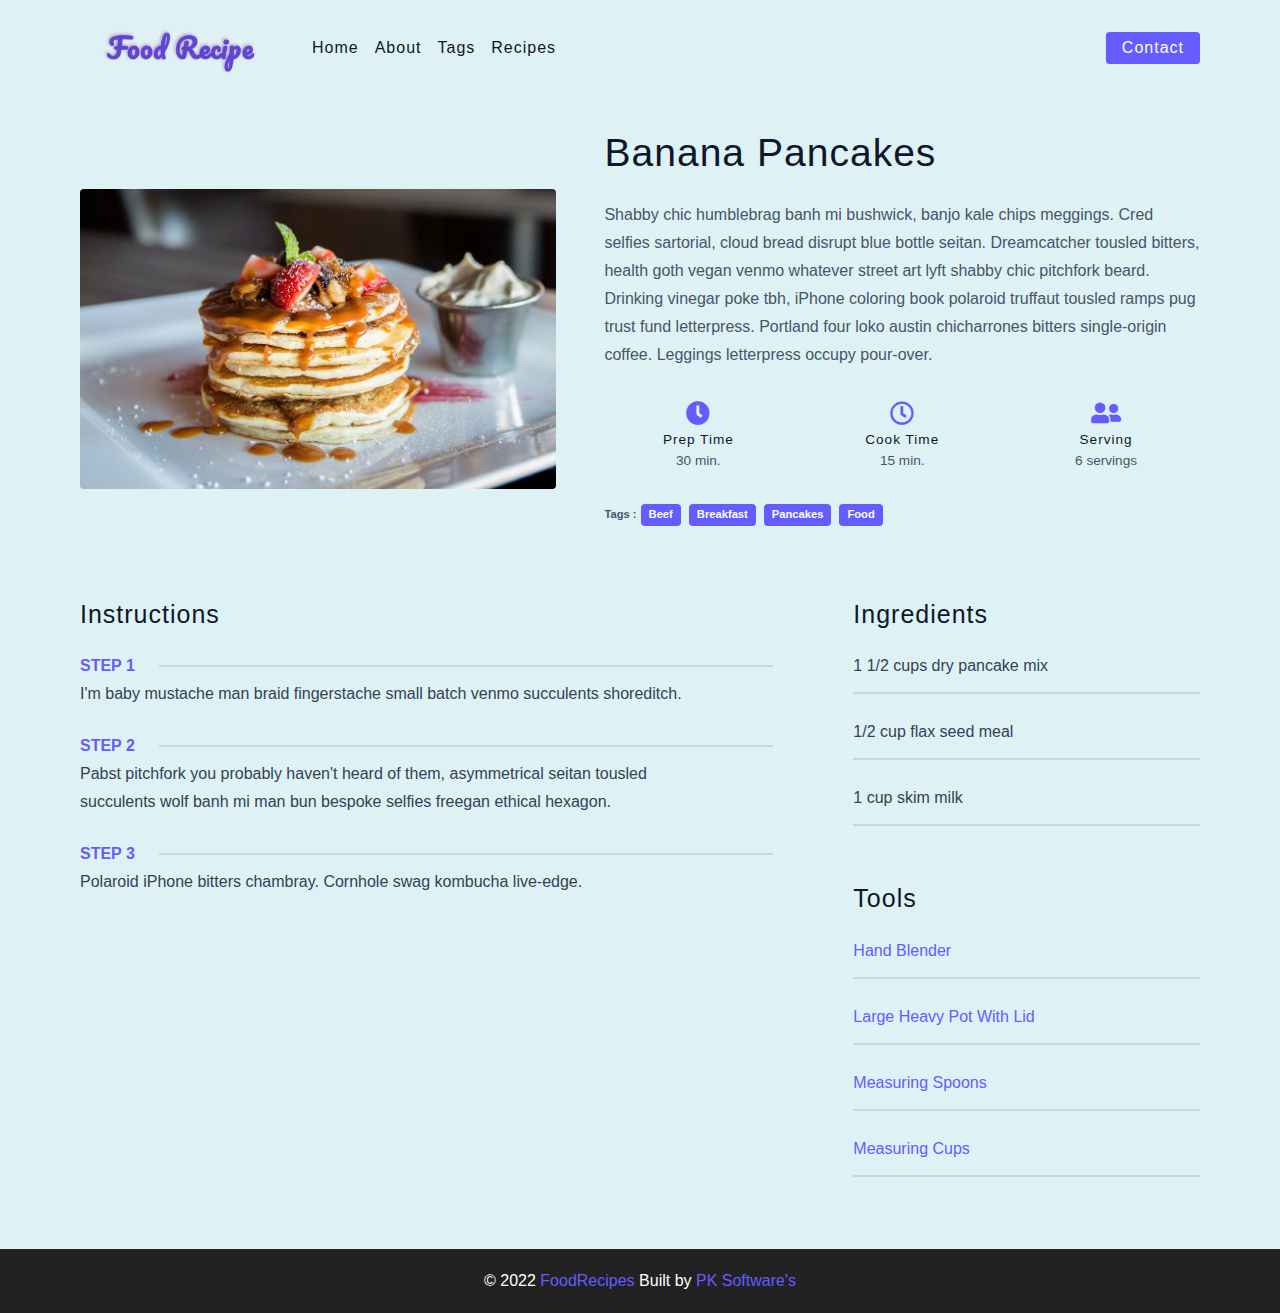
<file: single-recipe.html>
<!DOCTYPE html>
<html lang="en">
  <head>
    <meta charset="UTF-8" />
    <meta http-equiv="X-UA-Compatible" content="IE=edge" />
    <meta name="viewport" content="width=device-width, initial-scale=1.0" />
    <title>Single Recipe</title>
    <!-- favicon -->
    <link rel="shortcut icon" href="./assets/favicon.ico" type="image/x-icon" />
    <!-- normalize -->
    <link rel="stylesheet" href="./css/normalize.css" />
    <!-- font-awesome -->
    <link
      rel="stylesheet"
      href="https://cdnjs.cloudflare.com/ajax/libs/font-awesome/5.14.0/css/all.min.css"
    />
    <!-- main css -->
    <link rel="stylesheet" href="./css/main.css" />
  </head>
  <body>
    <!-- nav  -->
    <nav class="navbar">
      <div class="nav-center">
        <div class="nav-header">
          <a href="index.html" class="nav-logo">
            <img src=".\assets\Logo.png" alt="simply recipes" />
          </a>
          <button class="nav-btn btn">
            <i class="fas fa-align-justify"></i>
          </button>
        </div>
        <div class="nav-links">
          <a href="index.html" class="nav-link"> Home </a>
          <a href="about.html" class="nav-link"> About </a>
          <a href="tags.html" class="nav-link"> Tags </a>
          <a href="recipes.html" class="nav-link"> Recipes </a>

          <div class="nav-link contact-link">
            <a href="contact.html" class="btn"> Contact </a>
          </div>
        </div>
      </div>
    </nav>
    <!-- end of nav -->
    <main class="page">
      <div class="recipe-page">
        <section class="recipe-hero">
          <img
            src="./assets/recipes/recipe-4.jpeg"
            class="img recipe-hero-img"
          />
          <article class="recipe-info">
            <h2>Banana Pancakes</h2>
            <p>
              Shabby chic humblebrag banh mi bushwick, banjo kale chips
              meggings. Cred selfies sartorial, cloud bread disrupt blue bottle
              seitan. Dreamcatcher tousled bitters, health goth vegan venmo
              whatever street art lyft shabby chic pitchfork beard. Drinking
              vinegar poke tbh, iPhone coloring book polaroid truffaut tousled
              ramps pug trust fund letterpress. Portland four loko austin
              chicharrones bitters single-origin coffee. Leggings letterpress
              occupy pour-over.
            </p>
            <div class="recipe-icons">
              <article>
                <i class="fas fa-clock"></i>
                <h5>prep time</h5>
                <p>30 min.</p>
              </article>
              <article>
                <i class="far fa-clock"></i>
                <h5>cook time</h5>
                <p>15 min.</p>
              </article>
              <article>
                <i class="fas fa-user-friends"></i>
                <h5>serving</h5>
                <p>6 servings</p>
              </article>
            </div>
            <p class="recipe-tags">
              Tags : <a href="tag-template.html">beef</a>
              <a href="tag-template.html">breakfast</a>
              <a href="tag-template.html">pancakes</a>
              <a href="tag-template.html">food</a>
            </p>
          </article>
        </section>
        <!-- content -->
        <section class="recipe-content">
          <article>
            <h4>instructions</h4>
            <!-- single instruction -->
            <div class="single-instruction">
              <header>
                <p>step 1</p>
                <div></div>
              </header>
              <p>
                I'm baby mustache man braid fingerstache small batch venmo
                succulents shoreditch.
              </p>
            </div>
            <!-- end of single instruction -->
            <!-- single instruction -->
            <div class="single-instruction">
              <header>
                <p>step 2</p>
                <div></div>
              </header>
              <p>
                Pabst pitchfork you probably haven't heard of them, asymmetrical
                seitan tousled succulents wolf banh mi man bun bespoke selfies
                freegan ethical hexagon.
              </p>
            </div>
            <!-- end of single instruction -->
            <!-- single instruction -->
            <div class="single-instruction">
              <header>
                <p>step 3</p>
                <div></div>
              </header>
              <p>
                Polaroid iPhone bitters chambray. Cornhole swag kombucha
                live-edge.
              </p>
            </div>
            <!-- end of single instruction -->
          </article>
          <article class="second-column">
            <div>
              <h4>ingredients</h4>
              <p class="single-ingredient">1 1/2 cups dry pancake mix</p>
              <p class="single-ingredient">1/2 cup flax seed meal</p>
              <p class="single-ingredient">1 cup skim milk</p>
            </div>
            <div>
              <h4>tools</h4>
              <p class="single-tool">Hand Blender</p>
              <p class="single-tool">Large Heavy Pot With Lid</p>
              <p class="single-tool">Measuring Spoons</p>
              <p class="single-tool">Measuring Cups</p>
            </div>
          </article>
        </section>
      </div>
    </main>
    <!-- footer -->
    <footer class="page-footer">
      <p>
        &copy; <span >2022</span>
        <span class="footer-logo">FoodRecipes</span> Built by
        <a href="#">PK Software's</a>
      </p>
    </footer>
   
  </body>
</html>
</file>
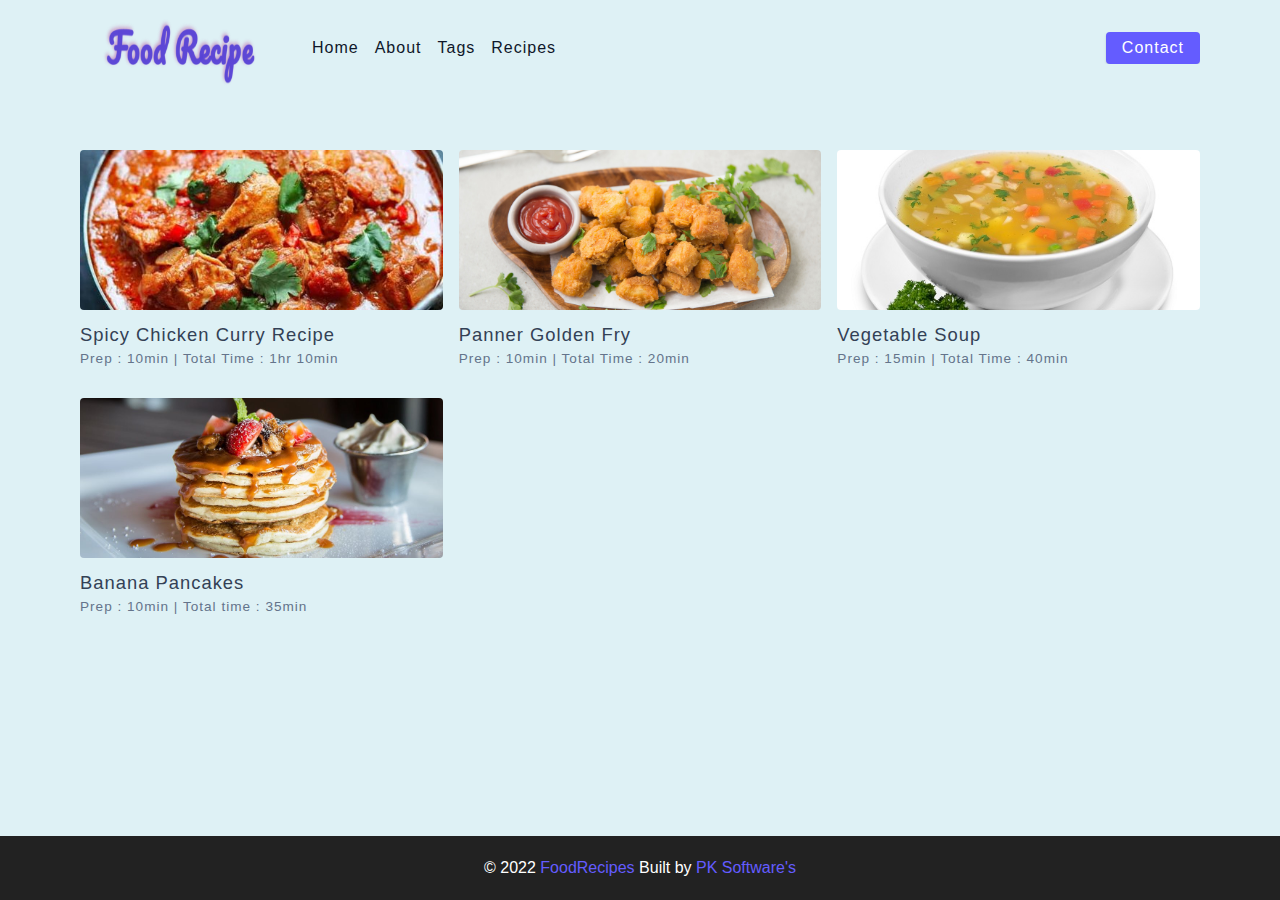
<file: tag-template.html>
<!DOCTYPE html>
<html lang="en">
  <head>
    <meta charset="UTF-8" />
    <meta http-equiv="X-UA-Compatible" content="IE=edge" />
    <meta name="viewport" content="width=device-width, initial-scale=1.0" />
    <title>Food Recipe Temp</title>
    <!-- favicon -->
    <link rel="shortcut icon" href="./assets/favicon.ico" type="image/x-icon" />
    <!-- normalize -->
    <link rel="stylesheet" href="./css/normalize.css" />
    <!-- font-awesome -->
    <link
      rel="stylesheet"
      href="https://cdnjs.cloudflare.com/ajax/libs/font-awesome/5.14.0/css/all.min.css"
    />
    <!-- main css -->
    <link rel="stylesheet" href="./css/main.css" />
  </head>
  <body>
    <!-- nav  -->
    <nav class="navbar">
      <div class="nav-center">
        <div class="nav-header">
          <a href="index.html" class="nav-logo">
            <img src=".\assets\Logo.png" alt="simply recipes" height="100px"/>
          </a>
          <button class="nav-btn btn">
            <i class="fas fa-align-justify"></i>
          </button>
        </div>
        <div class="nav-links">
          <a href="index.html" class="nav-link"> Home </a>
          <a href="about.html" class="nav-link"> About </a>
          <a href="tags.html" class="nav-link"> Tags </a>
          <a href="recipes.html" class="nav-link"> Recipes </a>

          <div class="nav-link contact-link">
            <a href="contact.html" class="btn"> Contact </a>
          </div>
        </div>
      </div>
    </nav>
    <!-- end of nav -->
    <main class="page">
      <div class="featured-recipes">
        <h4></h4>
          <!-- recipes list -->
        <div class="recipes-list">
          <!-- single recipe -->
          <a href=".\chicken.html" class="recipe">
            <img
              src=".\assets\recipes\spicy_chicken.jpg"
              class="img recipe-img"
              alt="Spicy Chicken Curry Recipe"
            />
            <h5>Spicy Chicken Curry Recipe</h5>
            <p>Prep : 10min | Total Time : 1hr 10min</p>
          </a>
          <!-- end of single recipe -->
          <!-- single recipe -->
          <a href=".\paneer_gold_fry.html" class="recipe">
            <img
              src=".\assets\recipes\paneer_golden_fry.jpg"
              class="img recipe-img"
              alt="Panner Golden Fry"
            />
            <h5>Panner Golden Fry</h5>
            <p>Prep : 10min | Total Time : 20min</p>
          </a>
          <!-- end of single recipe -->
          <!-- single recipe -->
          <a href=".\Vegetable_sup.html" class="recipe">
            <img
              src=".\assets\recipes\vegetable_soup.jpg"
              class="img recipe-img"
              alt=""
            />
            <h5>Vegetable Soup</h5>
            <p>Prep : 15min | Total Time : 40min</p>
          </a>
          <!-- end of single recipe -->
          <!-- single recipe -->
          <a href="single-recipe.html" class="recipe">
            <img
              src="./assets/recipes/recipe-4.jpeg"
              class="img recipe-img"
              alt=""
            />
            <h5>Banana Pancakes</h5>
            <p>Prep : 10min | Total time : 35min</p>
          </a>
          <!-- end of single recipe -->
        </div>
        <!-- end of recipe list -->
      </div>
          
    </main>
    <!-- footer -->
    <footer class="page-footer">
      <p>
        &copy; <span >2022</span>
        <span class="footer-logo">FoodRecipes</span> Built by
        <a href="#">PK Software's</a>
      </p>
    </footer>
   
  </body>
</html>
</file>
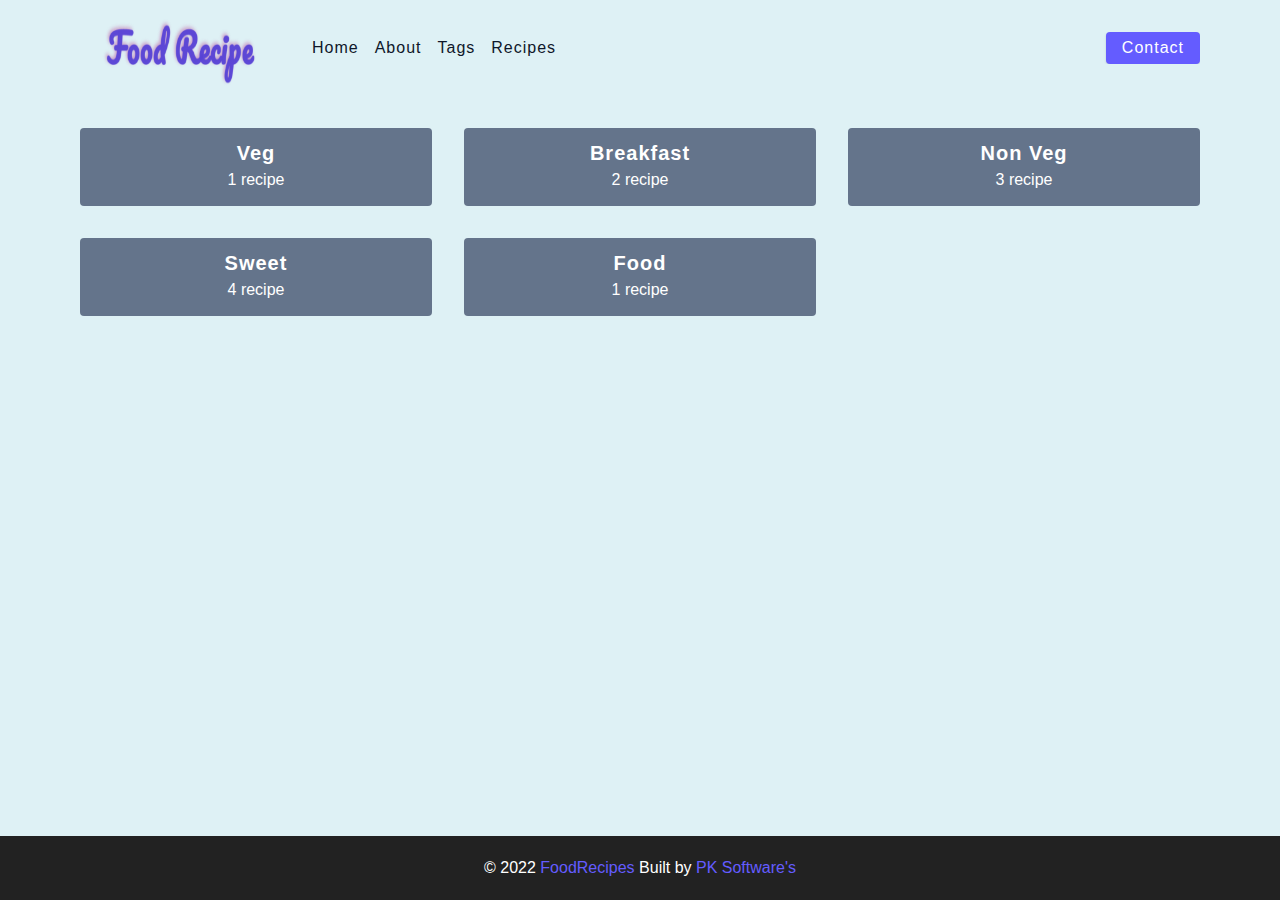
<file: tags.html>
<!DOCTYPE html>
<html lang="en">
  <head>
    <meta charset="UTF-8" />
    <meta http-equiv="X-UA-Compatible" content="IE=edge" />
    <meta name="viewport" content="width=device-width, initial-scale=1.0" />
    <title>Tags</title>
    <!-- favicon -->
    <link rel="shortcut icon" href=".\assets\FR.png" type="image/x-icon" />
    <!-- normalize -->
    <link rel="stylesheet" href="./css/normalize.css" />
    <!-- font-awesome -->
    <link
      rel="stylesheet"
      href="https://cdnjs.cloudflare.com/ajax/libs/font-awesome/5.14.0/css/all.min.css"
    />
    <!-- main css -->
    <link rel="stylesheet" href="./css/main.css" />
  </head>
  <body>
    <!-- nav  -->
    <nav class="navbar">
      <div class="nav-center">
        <div class="nav-header">
          <a href="index.html" class="nav-logo">
           <img src=".\assets\Logo.png" alt="simply recipes" height="100px"/>
          </a>
          <button class="nav-btn btn">
            <i class="fas fa-align-justify"></i>
          </button>
        </div>
       <div class="nav-links">
          <a href="index.html" class="nav-link"> Home </a>
          <a href="about.html" class="nav-link"> About </a>
          <a href="tags.html" class="nav-link"> Tags </a>
          <a href="recipes.html" class="nav-link"> Recipes </a>

          <div class="nav-link contact-link">
            <a href="contact.html" class="btn"> Contact </a>
          </div>
        </div>
        </div>
      </div>
    </nav>
    <!-- end of nav -->
    <main class="page">
         <section class="tags-wrapper">
          <!-- single tag -->
              <a href="tag-template.html" class="tag">
                <h5>Veg</h5>
                <p>1 recipe</p>
              </a>
            <!-- end of single tag -->
          <!-- single tag -->
              <a href="tag-template.html" class="tag">
                <h5>breakfast</h5>
                <p>2 recipe</p>
              </a>
            <!-- end of single tag -->
          <!-- single tag -->
              <a href="tag-template.html" class="tag">
                <h5>Non Veg</h5>
                <p>3 recipe</p>
              </a>
            <!-- end of single tag -->
          <!-- single tag -->
              <a href="tag-template.html" class="tag">
                <h5>Sweet</h5>
                <p>4 recipe</p>
              </a>
            <!-- end of single tag -->
          <!-- single tag -->
              <a href="tag-template.html" class="tag">
                <h5>food</h5>
                <p>1 recipe</p>
              </a>
            <!-- end of single tag -->
        </section>
    </main>
    <!-- footer -->
    <footer class="page-footer">
      <p>
        &copy; <span >2022</span>
        <span class="footer-logo">FoodRecipes</span> Built by
        <a href="#">PK Software's</a>
      </p>
    </footer>
    
  </body>
</html>
</file>
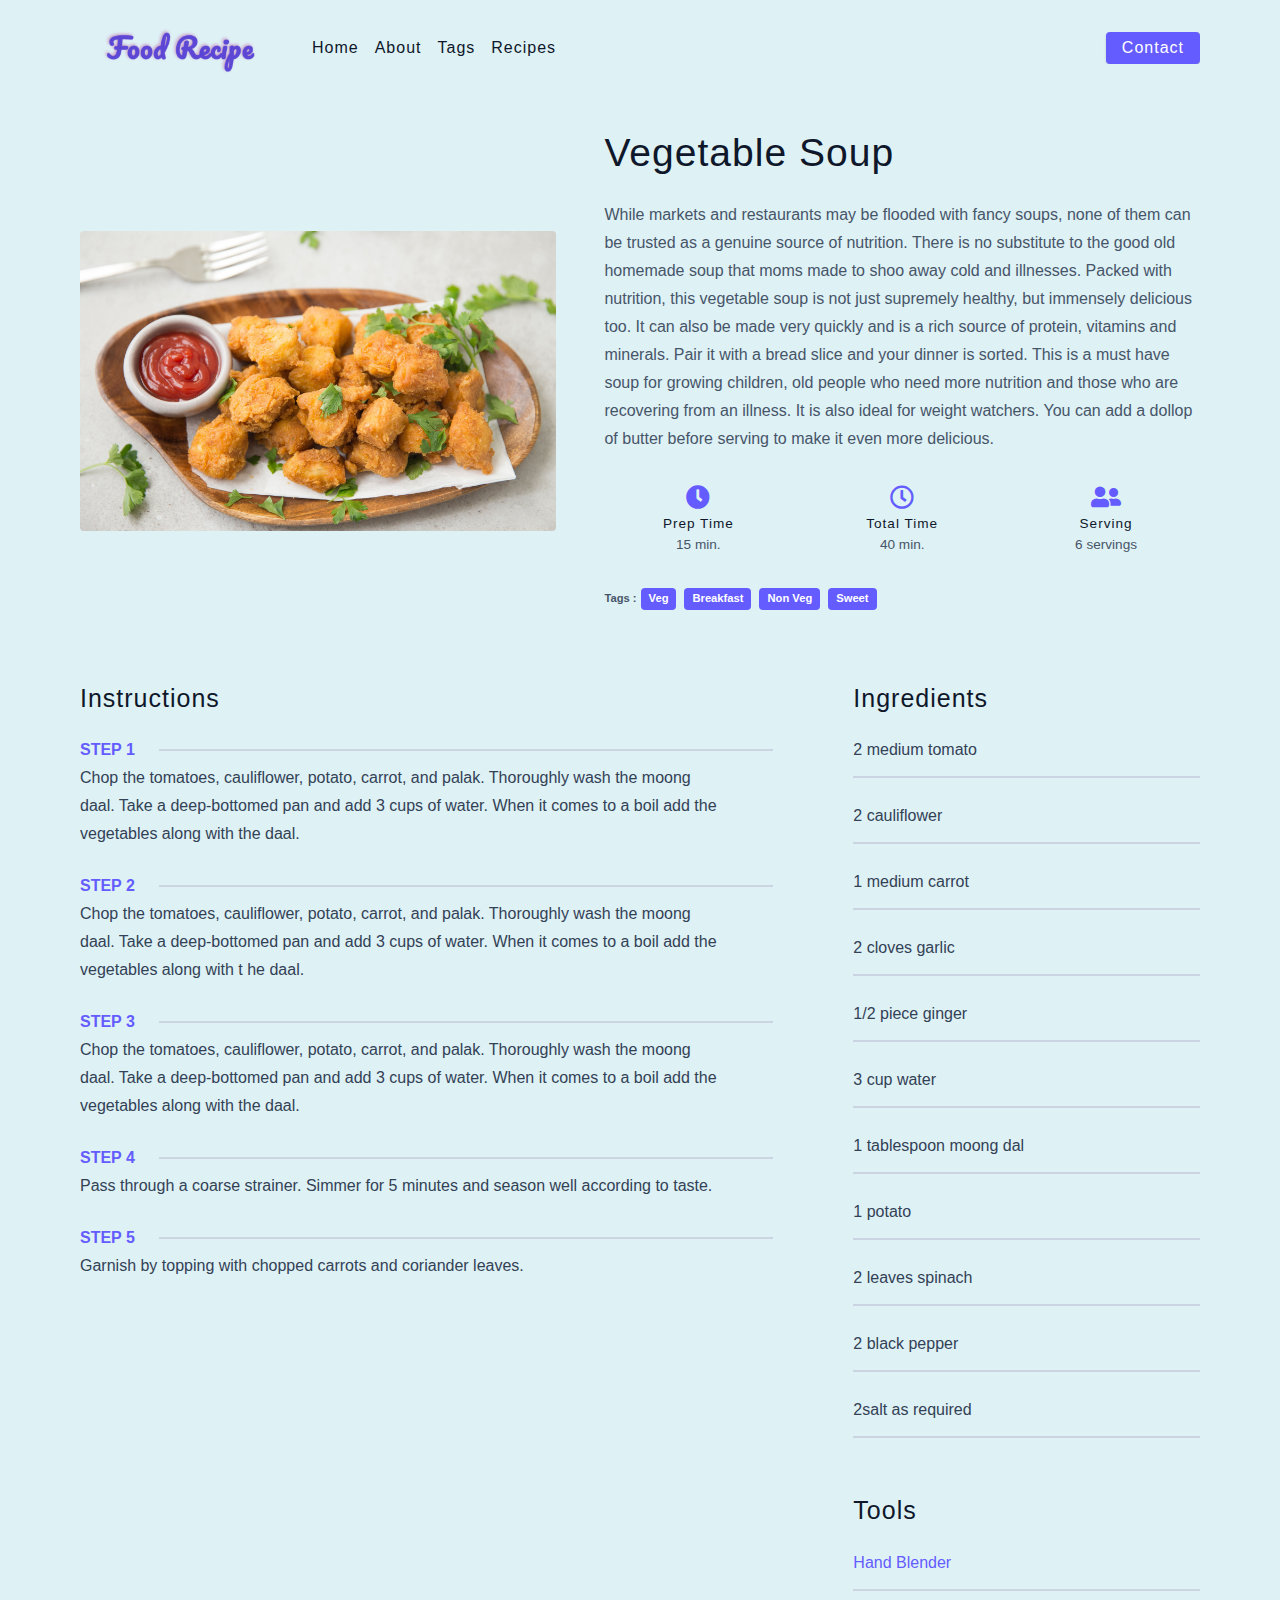
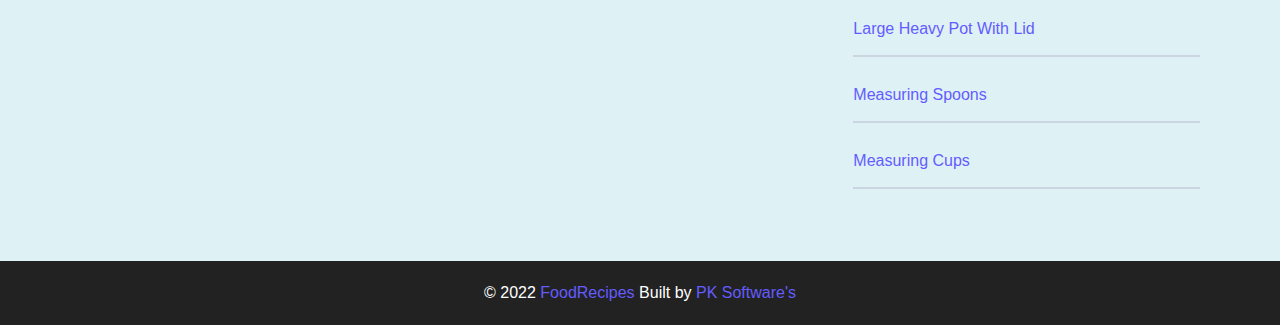
<file: Vegetable_sup.html>
<!DOCTYPE html>
<html lang="en">
  <head>
    <meta charset="UTF-8" />
    <meta http-equiv="X-UA-Compatible" content="IE=edge" />
    <meta name="viewport" content="width=device-width, initial-scale=1.0" />
    <title>Single Recipe</title>
    <!-- favicon -->
    <link rel="shortcut icon" href="./assets/favicon.ico" type="image/x-icon" />
    <!-- normalize -->
    <link rel="stylesheet" href="./css/normalize.css" />
    <!-- font-awesome -->
    <link
      rel="stylesheet"
      href="https://cdnjs.cloudflare.com/ajax/libs/font-awesome/5.14.0/css/all.min.css"
    />
    <!-- main css -->
    <link rel="stylesheet" href="./css/main.css" />
  </head>
  <body>
    <!-- nav  -->
    <nav class="navbar">
      <div class="nav-center">
        <div class="nav-header">
          <a href="index.html" class="nav-logo">
            <img src=".\assets\Logo.png" alt="simply recipes" />
          </a>
          <button class="nav-btn btn">
            <i class="fas fa-align-justify"></i>
          </button>
        </div>
       <div class="nav-links">
          <a href="index.html" class="nav-link"> Home </a>
          <a href="about.html" class="nav-link"> About </a>
          <a href="tags.html" class="nav-link"> Tags </a>
          <a href="recipes.html" class="nav-link"> Recipes </a>

          <div class="nav-link contact-link">
            <a href="contact.html" class="btn"> Contact </a>
          </div>
        </div>
      </div>
    </nav>
    <!-- end of nav -->
    <main class="page">
      <div class="recipe-page">
        <section class="recipe-hero">
          <img
            src=".\assets\recipes\paneer_golden_fry.jpg"
            class="img recipe-hero-img"
          />
          <article class="recipe-info">
            <h2>Vegetable Soup</h2>
            <p>
              While markets and restaurants may be flooded with fancy soups, none of them can be trusted as a genuine
			  source of nutrition. There is no substitute to the good old homemade soup that moms made to shoo away 
			  cold and illnesses. Packed with nutrition, this vegetable soup is not just supremely healthy, 
			  but immensely delicious too. It can also be made very quickly and is a rich source of protein, 
			  vitamins and minerals. Pair it with a bread slice and your dinner is sorted. This is a must have soup 
			  for growing children, old people who need more nutrition and those who are recovering from an illness. 
			  It is also ideal for weight watchers. You can add a dollop of butter before serving to make it even more
			  delicious.

            </p>
            <div class="recipe-icons">
              <article>
                <i class="fas fa-clock"></i>
                <h5>prep time</h5>
                <p>15 min.</p>
              </article>
              <article>
                <i class="far fa-clock"></i>
                <h5>Total time</h5>
                <p>40 min.</p>
              </article>
              <article>
                <i class="fas fa-user-friends"></i>
                <h5>serving</h5>
                <p>6 servings</p>
              </article>
            </div>
            <p class="recipe-tags">
              Tags : 
			<a href="tag-template.html">Veg </a>
            <a href="tag-template.html">Breakfast </a>
            <a href="tag-template.html">Non Veg </a>
            <a href="tag-template.html">Sweet </a>
            </p>
          </article>
        </section>
        <!-- content -->
        <section class="recipe-content">
          <article>
            <h4>instructions</h4>
            <!-- single instruction -->
            <div class="single-instruction">
              <header>
                <p>step 1</p>
				<div> </div>
              </header>
              <p>
              Chop the tomatoes, cauliflower, potato, carrot, and palak. Thoroughly wash the moong daal. 
			  Take a deep-bottomed pan and add 3 cups of water. When it comes to a boil add the vegetables along 
			  with the daal.
              </p>
            </div>
            <!-- end of single instruction -->
            <!-- single instruction -->
            <div class="single-instruction">
              <header>
               <p>step 2  </p>
                <div></div>
              </header>
              <p>
			 Chop the tomatoes, cauliflower, potato, carrot, and palak. Thoroughly wash the moong daal. 
			 Take a deep-bottomed pan and add 3 cups of water. When it comes to a boil add the vegetables along with t
			 he daal.
              </p>
            </div>
            <!-- end of single instruction -->
            <!-- single instruction -->
            <div class="single-instruction">
              <header>
                <p>step 3 </p>
                <div></div>
              </header>
              <p>
				Chop the tomatoes, cauliflower, potato, carrot, and palak. Thoroughly wash the moong daal. 
				Take a deep-bottomed pan and add 3 cups of water. When it comes to a boil add the vegetables along 
				with the daal.
              </p>
            </div>
			
            <!-- end of single instruction -->
			<!-- single instruction -->
            <div class="single-instruction">
              <header>
                <p>step 4 </p>
                <div></div>
              </header>
              <p>
                Pass through a coarse strainer. Simmer for 5 minutes and season well according to taste.
              </p>
            </div>
            <!-- end of single instruction -->
			<!-- single instruction -->
            <div class="single-instruction">
              <header>
                <p>step 5</p>
                <div></div>
              </header>
              <p>
                Garnish by topping with chopped carrots and coriander leaves.
              </p>
            </div>
            <!-- end of single instruction -->
			
			
          </article>
          <article class="second-column">
            <div>
              <h4>ingredients</h4>
              <p class="single-ingredient"> 2 medium tomato</p>
              <p class="single-ingredient">2 cauliflower</p>
              <p class="single-ingredient">1 medium carrot</p>
			  <p class="single-ingredient">2 cloves garlic</p>
			  <p class="single-ingredient">1/2 piece ginger</p>
			  <p class="single-ingredient">3 cup water</p>
			  <p class="single-ingredient">1 tablespoon moong dal</p>
			  <p class="single-ingredient">1 potato</p>
			  <p class="single-ingredient">2 leaves spinach</p>
			  <p class="single-ingredient">2 black pepper</p>
			  <p class="single-ingredient">2salt as required</p>
			 
            </div>
            <div>
              <h4>tools</h4>
              <p class="single-tool">Hand Blender</p>
              <p class="single-tool">Large Heavy Pot With Lid</p>
              <p class="single-tool">Measuring Spoons</p>
              <p class="single-tool">Measuring Cups</p>
            </div>
          </article>
        </section>
      </div>
    </main>
    <!-- footer -->
    <footer class="page-footer">
      <p>
        &copy; <span >2022</span>
        <span class="footer-logo">FoodRecipes</span> Built by
        <a href="#">PK Software's</a>
      </p>
    </footer>
  
  </body>
</html>
</file>
<file: css/main.css>
*,
::after,
::before {
  box-sizing: border-box;
}
/* fonts */

@import url('https://fonts.googleapis.com/css2?family=Roboto:wght@400;500;600&family=Montserrat&display=swap');
html {
  font-size: 100%;
} /*16px*/

:root {
  /* colors */
  --primary-100: #e2e0ff;
  --primary-200: #c1beff;
  --primary-300: #a29dff;
  --primary-400: #837dff;
  --primary-500: #645cff;
  --primary-600: #504acc;
  --primary-700: #3c3799;
  --primary-800: #282566;
  --primary-900: #141233;

  /* grey */
  --grey-50: #f8fafc;
  --grey-100: #f1f5f9;
  --grey-200: #e2e8f0;
  --grey-300: #cbd5e1;
  --grey-400: #94a3b8;
  --grey-500: #64748b;
  --grey-600: #475569;
  --grey-700: #334155;
  --grey-800: #1e293b;
  --grey-900: #0f172a;
  /* rest of the colors */
  --black: #222;
  --white: #fff;
  --red-light: #f8d7da;
  --red-dark: #842029;
  --green-light: #d1e7dd;
  --green-dark: #0f5132;

  /* fonts  */
  --headingFont: 'Roboto', sans-serif;
  --bodyFont: 'Nunito', sans-serif;
  --smallText: 0.7em;
  /* rest of the vars */
  --backgroundColor: var(--grey-50);
  --textColor: var(--grey-900);
  --borderRadius: 0.25rem;
  --letterSpacing: 1px;
  --transition: 0.3s ease-in-out all;
  --max-width: 1120px;
  --fixed-width: 600px;

  /* box shadow*/
  --shadow-1: 0 1px 3px 0 rgba(0, 0, 0, 0.1), 0 1px 2px 0 rgba(0, 0, 0, 0.06);
  --shadow-2: 0 4px 6px -1px rgba(0, 0, 0, 0.1),
    0 2px 4px -1px rgba(0, 0, 0, 0.06);
  --shadow-3: 0 10px 15px -3px rgba(0, 0, 0, 0.1),
    0 4px 6px -2px rgba(0, 0, 0, 0.05);
  --shadow-4: 0 20px 25px -5px rgba(0, 0, 0, 0.1),
    0 10px 10px -5px rgba(0, 0, 0, 0.04);
}

body {
  /*ckground: var(--backgroundColor);*/
  background-color:#DEF1F5;
  font-family: var(--bodyFont);
  font-weight: 400;
  line-height: 1.75;
  color: var(--textColor);
}

p {
  margin-top: 0;
  margin-bottom: 1.5rem;
  max-width: 40em;
}

h1,
h2,
h3,
h4,
h5 {
  margin: 0;
  margin-bottom: 1.38rem;
  font-family: var(--headingFont);
  font-weight: 400;
  line-height: 1.3;
  text-transform: capitalize;
  letter-spacing: var(--letterSpacing);
}

h1 {
  margin-top: 0;
  font-size: 3.052rem;
}

h2 {
  font-size: 2.441rem;
}

h3 {
  font-size: 1.953rem;
}

h4 {
  font-size: 1.563rem;
}

h5 {
  font-size: 1.25rem;
}

small,
.text-small {
  font-size: var(--smallText);
}

a {
  text-decoration: none;
}
ul {
  list-style-type: none;
  padding: 0;
}

.img {
  width: 100%;
  display: block;
  object-fit: cover;
}
/* buttons */

.btn {
  cursor: pointer;
  color: var(--white);
  background: var(--primary-500);
  border: transparent;
  border-radius: var(--borderRadius);
  letter-spacing: var(--letterSpacing);
  padding: 0.375rem 0.75rem;
  box-shadow: var(--shadow-1);
  transition: var(--transtion);
  text-transform: capitalize;
  display: inline-block;
}
.btn:hover {
  background: var(--primary-700);
  box-shadow: var(--shadow-3);
}
.btn-hipster {
  color: var(--primary-500);
  background: var(--primary-200);
}
.btn-hipster:hover {
  color: var(--primary-200);
  background: var(--primary-700);
}
.btn-block {
  width: 100%;
}

/* alerts */
.alert {
  padding: 0.375rem 0.75rem;
  margin-bottom: 1rem;
  border-color: transparent;
  border-radius: var(--borderRadius);
}

.alert-danger {
  color: var(--red-dark);
  background: var(--red-light);
}
.alert-success {
  color: var(--green-dark);
  background: var(--green-light);
}
/* form */

.form {
  width: 90vw;
  max-width: var(--fixed-width);
  background: var(--white);
  border-radius: var(--borderRadius);
  box-shadow: var(--shadow-2);
  padding: 2rem 2.5rem;
  margin: 3rem auto;
}
.form-label {
  display: block;
  font-size: var(--smallText);
  margin-bottom: 0.5rem;
  text-transform: capitalize;
  letter-spacing: var(--letterSpacing);
}
.form-input,
.form-textarea {
  width: 100%;
  padding: 0.375rem 0.75rem;
  border-radius: var(--borderRadius);
  background: var(--backgroundColor);
  border: 1px solid var(--grey-200);
}

.form-row {
  margin-bottom: 1rem;
}

.form-textarea {
  height: 7rem;
}
::placeholder {
  font-family: inherit;
  color: var(--grey-400);
}
.form-alert {
  color: var(--red-dark);
  letter-spacing: var(--letterSpacing);
  text-transform: capitalize;
}
/* alert */

@keyframes spinner {
  to {
    transform: rotate(360deg);
  }
}

.loading {
  width: 6rem;
  height: 6rem;
  border: 5px solid var(--grey-400);
  border-radius: 50%;
  border-top-color: var(--primary-500);
  animation: spinner 0.6s linear infinite;
}
.loading {
  margin: 0 auto;
}
/* title */

.title {
  text-align: center;
}

.title-underline {
  background: var(--primary-500);
  width: 7rem;
  height: 0.25rem;
  margin: 0 auto;
  margin-top: -1rem;
}

/*
=============== 
Navbar
===============
*/

.navbar {
  display: flex;
  align-items: center;
  justify-content: center;
}
.nav-center {
  width: 90vw;
  max-width: var(--max-width);
}
.nav-header {
  height: 6rem;
  display: flex;
  justify-content: space-between;
  align-items: center;
}
.nav-header img {
  width: 200px;
}
.nav-logo {
  display: flex;
  align-items: flex-end;
}

.nav-btn {
  padding: 0.15rem 0.75rem;
}
.nav-btn i {
  font-size: 1.25rem;
}
.nav-links {
  height: 0;
  overflow: hidden;
  display: flex;
  flex-direction: column;
  transition: var(--transition);
}
.show-links {
  height: 23.9375rem;
}

.nav-link {
  display: block;
  text-align: center;
  font-size: 1.25rem;
  text-transform: capitalize;
  color: var(--grey-900);
  letter-spacing: var(--letterSpacing);
  padding: 1rem 0;
  border-top: 1px solid var(--grey-500);
  transition: var(--transition);
}
.nav-link:hover {
  color: var(--primary-500);
}

.contact-link a {
  padding: 0.15rem 1rem;
}

@media screen and (min-width: 992px) {
  .navbar {
    height: 6rem;
  }
  .nav-center {
    display: flex;
    align-items: center;
  }
  .nav-header {
    padding: 0;
    margin-right: 2rem;
    height: auto;
  }

  .nav-btn {
    display: none;
  }
  .nav-links {
    height: auto !important;
    flex-direction: row;
    align-items: center;
    width: 100%;
  }
  .nav-link {
    padding: 0;
    border-top: none;
    margin-right: 1rem;
    font-size: 1rem;
  }
  .contact-link {
    margin-right: 0;
    margin-left: auto;
  }
}
/*
=============== 
Page
===============
*/

.page {
  width: 90vw;
  max-width: var(--max-width);
  margin: 0 auto;
}
.page {
  padding-top: 2rem;
  min-height: calc(100vh - (6rem + 4rem));
}
/*
=============== 
Footer
===============
*/

.page-footer {
  text-align: center;
  height: 4rem;
  display: flex;
  align-items: center;
  justify-content: center;
  background: var(--black);
  color: var(--white);
}
.page-footer h5 {
  margin-top: 0;
  margin-bottom: 0;
}
.page-footer p {
  margin-bottom: 0;
}
.page-footer .footer-logo,
.page-footer a {
  color: var(--primary-500);
}
/*
=============== 
Hero
===============
*/

.hero {
  height: 40vh;
  position: relative;
  margin-bottom: 2rem;
  background: url('../assets/main.jpeg') center/cover no-repeat;
  border-radius: var(--borderRadius);
}
.hero-container {
  position: absolute;
  top: 0;
  left: 0;
  width: 100%;
  height: 100%;
  display: flex;
  align-items: center;
  justify-content: center;
  background: rgba(0, 0, 0, 0.4);
  border-radius: var(--borderRadius);
}
.hero-text {
  color: var(--white);
  text-align: center;
}

@media only screen and (min-width: 768px) {
  .hero-text h1 {
    font-size: 4rem;
    margin-bottom: 0;
  }
}

/*
=============== 
Recipes 
===============
*/

.recipes-container {
  display: grid;
  gap: 2rem 1rem;
}

.recipes-list {
  display: grid;
  gap: 2rem 1rem;
  padding-bottom: 3rem;
}
.tags-container {
  order: 1;
  display: flex;
  flex-direction: column;
  padding-bottom: 3rem;
  /* background: blue; */
}
.tags-container h4 {
  margin-bottom: 0.5rem;
  font-weight: 500;
}
.tags-list {
  display: grid;
  grid-template-columns: 1fr 1fr 1fr;
}
.tags-list a {
  text-transform: capitalize;
  display: block;
  color: var(--grey-500);
  transition: var(--transition);
}
.tags-list a:hover {
  color: var(--primary-500);
}
.recipe {
  display: block;
}
.recipe-img {
  height: 15rem;
  border-radius: var(--borderRadius);
  margin-bottom: 1rem;
}
.recipe h5 {
  margin-bottom: 0;
  margin-top: 0.25rem;
  line-height: 1;
  color: var(--grey-700);
}
.recipe p {
  margin-bottom: 0;
  line-height: 1;
  color: var(--grey-500);
  margin-top: 0.5rem;
  letter-spacing: var(--letterSpacing);
}
@media screen and (min-width: 576px) {
  .recipes-list {
    grid-template-columns: 1fr 1fr;
  }
  .recipe-img {
    height: 10rem;
  }
}

@media screen and (min-width: 992px) {
  .recipes-container {
    grid-template-columns: 200px 1fr;
    gap: 1rem;
  }
  .recipes-list {
    grid-template-columns: 1fr 1fr;
  }

  .recipe p {
    font-size: 0.85rem;
  }
  .tags-container {
    order: 0;
    /* background: blue; */
  }
  .tags-list {
    display: grid;
    grid-template-columns: 1fr;
  }
}

@media screen and (min-width: 1200px) {
  .recipe h5 {
    font-size: 1.15rem;
  }
  .recipes-list {
    grid-template-columns: 1fr 1fr 1fr;
  }
}
/*
=============== 
Error
===============
*/
.error-page {
  text-align: center;
  padding-top: 5rem;
}
.error-page h1 {
  font-size: 9rem;
}
/*
=============== 
About Page
===============
*/

.about-page h2 {
  text-transform: none;
  font-weight: bold;
}
.about-page {
  display: grid;
  gap: 2rem 4rem;
  padding-bottom: 3rem;
}
.about-img {
  border-radius: var(--borderRadius);
  height: 300px;
}

@media screen and (min-width: 992px) {
  .about-page {
    grid-template-columns: 1fr 1fr;
    grid-template-rows: 400px;
    align-items: center;
  }
  .about-img {
    height: 100%;
  }
}

.featured-title {
  text-align: center;
}
/*
=============== 
Contact Page
===============
*/
.contact-form {
  width: 100%;
  margin: 0;
}
.contact-container {
  display: grid;
  gap: 2rem 3rem;
  padding-bottom: 3rem;
}
@media screen and (min-width: 992px) {
  .contact-container {
    grid-template-columns: 1fr 450px;
    align-items: center;
  }
}

/*
=============== 
Tags Page
===============
*/

.tags-wrapper {
  display: grid;
  gap: 2rem;
  padding-bottom: 3rem;
}
.tag {
  background: var(--grey-500);
  border-radius: var(--borderRadius);
  text-align: center;
  color: var(--white);
  transition: var(--transition);
  padding: 0.75rem 0;
}
.tag:hover {
  background: var(--primary-500);
}
.tag h5,
.tag p {
  margin-bottom: 0;
}
.tag h5 {
  font-weight: 600;
}
@media screen and (min-width: 576px) {
  .tags-wrapper {
    grid-template-columns: 1fr 1fr;
  }
}
@media screen and (min-width: 992px) {
  .tags-wrapper {
    grid-template-columns: 1fr 1fr 1fr;
  }
}

/*
=============== 
Recipe Template
===============
*/

.recipe-hero {
  display: grid;
  gap: 3rem;
}

.recipe-hero-img {
  height: 300px;
  border-radius: var(--borderRadius);
}
.recipe-info p {
  color: var(--grey-600);
}
.recipe-icons {
  display: grid;
  grid-template-columns: repeat(3, 1fr);
  gap: 1rem;
  margin: 2rem 0;
  text-align: center;
}
.recipe-icons i {
  font-size: 1.5rem;
  color: var(--primary-500);
}
.recipe-icons h5,
.recipe-icons p {
  margin-bottom: 0;
  font-size: 0.85em;
}

.recipe-icons p {
  color: var(--grey-600);
}
.recipe-tags {
  display: flex;
  align-items: center;
  flex-wrap: wrap;
  font-size: 0.7em;
  font-weight: 600;
}
.recipe-tags a {
  background: var(--primary-500);
  border-radius: var(--borderRadius);
  color: var(--white);
  padding: 0.05rem 0.5rem;
  margin: 0 0.25rem;
  text-transform: capitalize;
}
@media screen and (min-width: 992px) {
  .recipe-hero {
    grid-template-columns: 4fr 5fr;
    align-items: center;
  }
}
.recipe-content {
  padding: 3rem 0;
  display: grid;
  gap: 2rem 5rem;
}
@media screen and (min-width: 992px) {
  .recipe-content {
    grid-template-columns: 2fr 1fr;
  }
}
.single-instruction header {
  display: grid;
  grid-template-columns: auto 1fr;
  gap: 1.5rem;
  align-items: center;
}
.single-instruction header p {
  text-transform: uppercase;
  font-weight: 600;
  color: var(--primary-500);
  margin-bottom: 0;
}
.single-instruction > p {
  color: var(--grey-700);
}

.single-instruction header div {
  height: 2px;
  background: var(--grey-300);
}

.second-column {
  display: grid;
  row-gap: 2rem;
}

.single-ingredient {
  border-bottom: 2px solid var(--grey-300);
  padding-bottom: 0.75rem;
  color: var(--grey-700);
}
.single-tool {
  border-bottom: 2px solid var(--grey-300);
  padding-bottom: 0.75rem;
  color: var(--primary-500);
  text-transform: capitalize;
}
</file>
